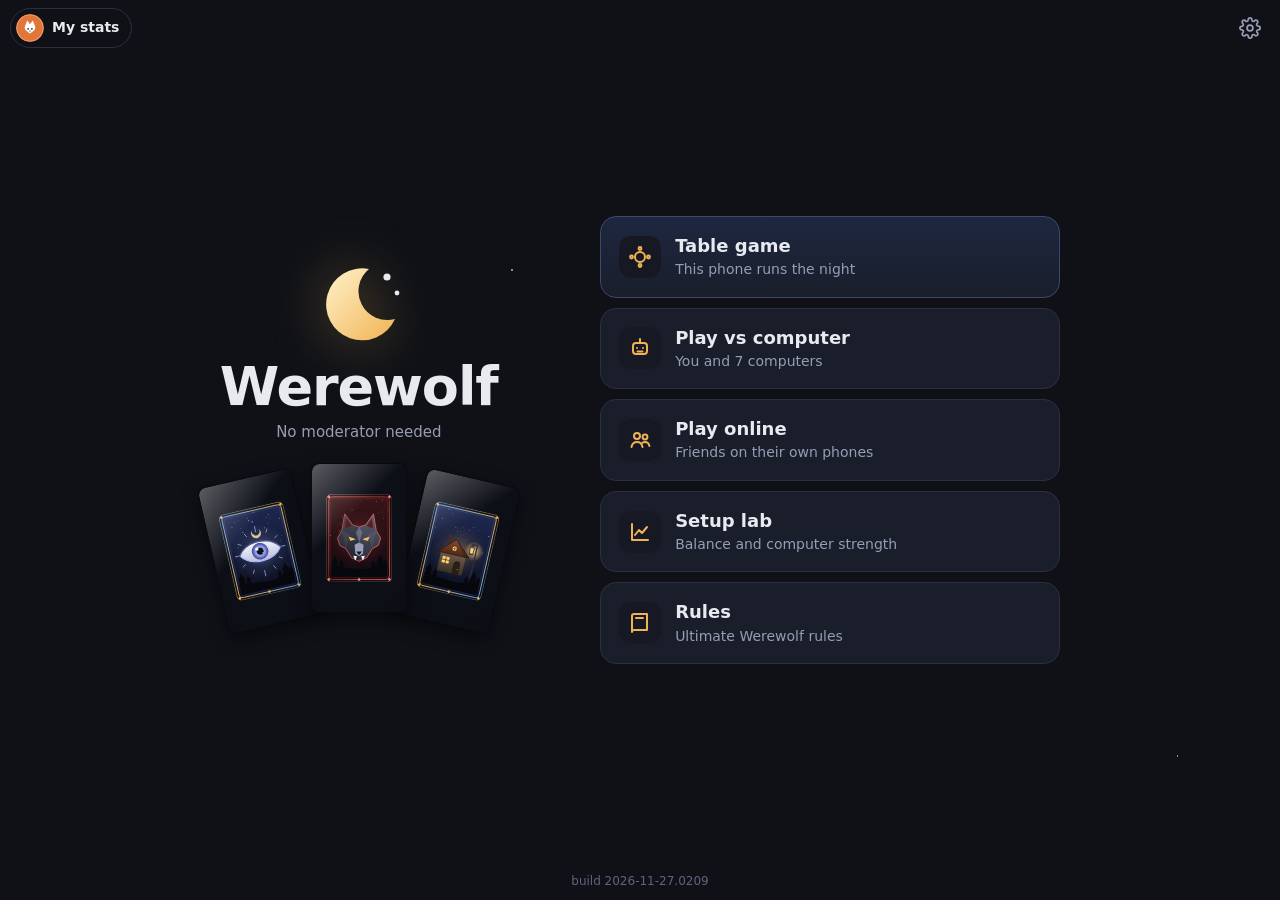
<file: index.html>
<!DOCTYPE html>
<html lang="en">
<head>
  <meta charset="UTF-8">
  <meta name="viewport" content="width=device-width, initial-scale=1, viewport-fit=cover">
  <title>Werewolf — Companion</title>
  <meta name="description" content="Werewolf / Mafia with no moderator: balanced setups, pass-the-phone cards, a spoken narrator, live wolf odds, and games against the computer.">
  <link rel="icon" type="image/svg+xml" href="icon.svg">
  <link rel="apple-touch-icon" href="apple-touch-icon.png">
  <meta name="theme-color" content="#0f1117">
  <link rel="manifest" href="manifest.webmanifest">
  <meta name="mobile-web-app-capable" content="yes">
  <meta name="apple-mobile-web-app-capable" content="yes">
  <meta name="apple-mobile-web-app-status-bar-style" content="black-translucent">
  <meta name="apple-mobile-web-app-title" content="Werewolf">
  <link rel="stylesheet" href="css/table.css?v=2026-11-27.0209">
  <link rel="stylesheet" href="css/coach.css?v=2026-11-27.0209">
  <link rel="stylesheet" href="css/profile.css?v=2026-11-27.0209">
  <link rel="stylesheet" href="styles.css?v=2026-11-27.0209">
</head>
<body>
  <div id="app" class="app"></div>
  <div id="sheet" class="sheet-wrap hidden" role="dialog" aria-modal="true"></div>
  <div id="toast" class="toast hidden" role="status" aria-live="polite"></div>
  <script src="js/build.js?v=2026-11-27.0209"></script>
  <script src="js/engine.js?v=2026-11-27.0209"></script>
  <script src="js/game-online.js?v=2026-11-27.0209"></script>
  <script src="js/setups-data.js?v=2026-11-27.0209"></script>
  <script src="js/roles-data.js?v=2026-11-27.0209"></script>
  <script src="js/art.js?v=2026-11-27.0209"></script>
  <script src="js/narrator.js?v=2026-11-27.0209"></script>
  <script src="js/fx.js?v=2026-11-27.0209"></script>
  <script src="js/game-fx.js?v=2026-11-27.0209"></script>
  <script src="js/table.js?v=2026-11-27.0209"></script>
  <script src="js/coach.js?v=2026-11-27.0209"></script>
  <script src="js/wwcoach.js?v=2026-11-27.0209"></script>
  <script src="js/profile.js?v=2026-11-27.0209"></script>
  <script src="js/wwprofile.js?v=2026-11-27.0209"></script>
  <script src="js/pwa.js?v=2026-11-27.0209" data-version="2026-11-27.0209"></script>
  <script src="js/app.js?v=2026-11-27.0209"></script>
</body>
</html>
</file>
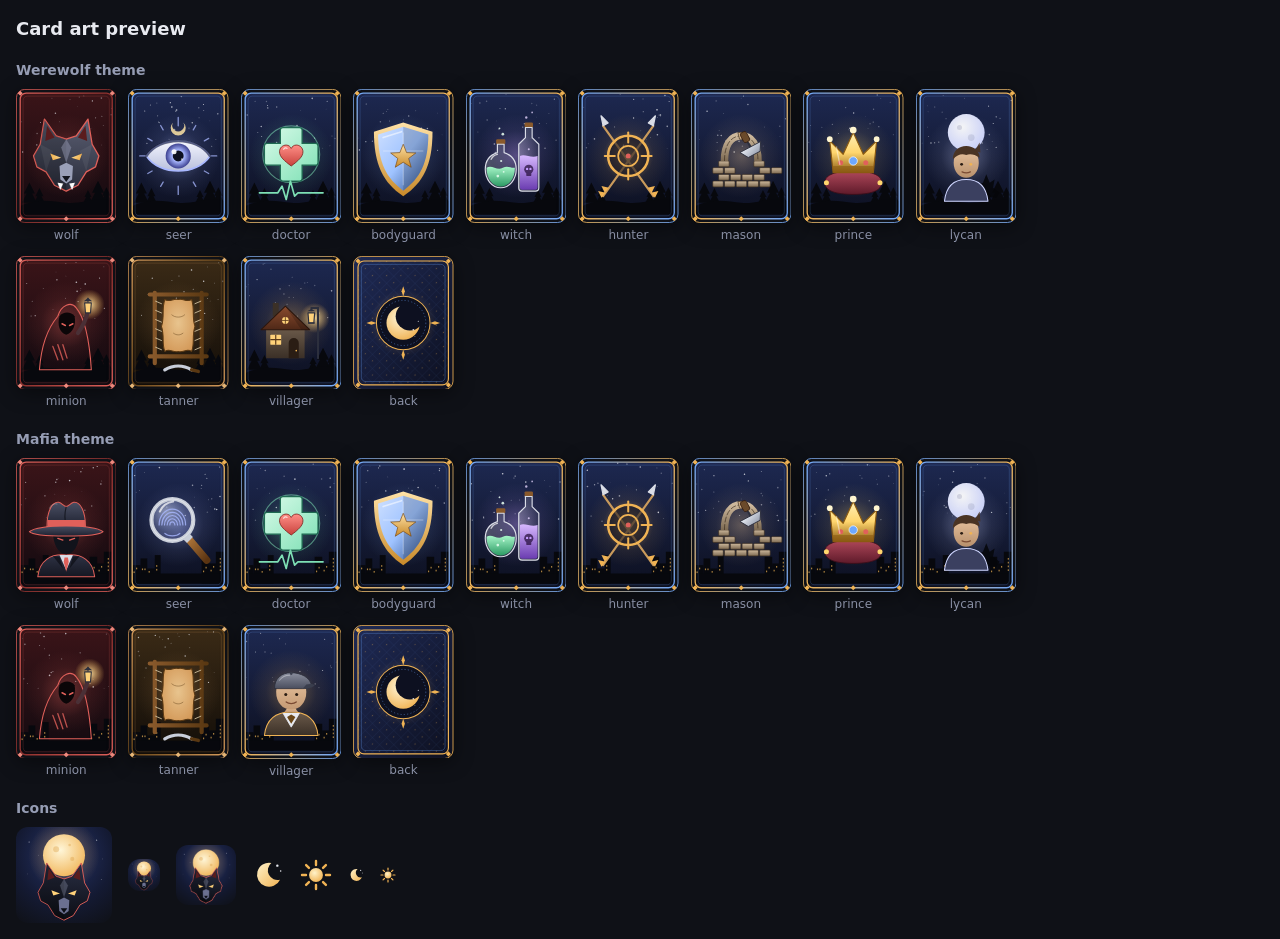
<file: art-preview.html>
<!doctype html>
<html lang="en">
<head>
<meta charset="utf-8">
<meta name="viewport" content="width=device-width, initial-scale=1">
<title>Werewolf Art Preview</title>
<link rel="icon" href="icon.svg" type="image/svg+xml">
<style>
  :root { color-scheme: dark; }
  body { margin: 0; padding: 16px; background: #0f1117; color: #e8eaf0; font: 14px/1.4 system-ui, -apple-system, "Segoe UI", sans-serif; }
  h1 { font-size: 18px; margin: 0 0 4px; }
  h2 { font-size: 14px; color: #969db4; font-weight: 600; margin: 20px 0 8px; }
  .grid { display: grid; grid-template-columns: repeat(auto-fill, minmax(100px, 1fr)); gap: 12px; max-width: 1000px; }
  figure { margin: 0; text-align: center; }
  figure svg { width: 100%; height: auto; display: block; filter: drop-shadow(0 4px 10px rgba(0,0,0,.45)); }
  figcaption { color: #969db4; font-size: 12px; margin-top: 4px; }
  .icons { display: flex; gap: 16px; align-items: center; flex-wrap: wrap; }
  .icons img { border-radius: 12px; }
</style>
</head>
<body>
<h1>Card art preview</h1>
<div id="out"></div>
<h2>Icons</h2>
<div class="icons" id="icons">
  <img src="icon.svg" width="96" height="96" alt="icon 96">
  <img src="icon.svg" width="32" height="32" alt="icon 32">
  <img src="apple-touch-icon.png" width="60" height="60" alt="apple touch icon">
</div>
<script src="js/art.js"></script>
<script>
  var keys = WWArt.ROLES;
  var out = document.getElementById("out");
  ["werewolf", "mafia"].forEach(function (theme) {
    var h = document.createElement("h2");
    h.textContent = theme === "mafia" ? "Mafia theme" : "Werewolf theme";
    out.appendChild(h);
    var g = document.createElement("div");
    g.className = "grid";
    keys.forEach(function (k) {
      g.insertAdjacentHTML("beforeend", "<figure>" + WWArt.role(k, theme, 120) + "<figcaption>" + k + "</figcaption></figure>");
    });
    g.insertAdjacentHTML("beforeend", "<figure>" + WWArt.back(120) + "<figcaption>back</figcaption></figure>");
    out.appendChild(g);
  });
  document.getElementById("icons").insertAdjacentHTML("beforeend", WWArt.moon(32) + WWArt.sun(32) + WWArt.moon(16) + WWArt.sun(16));
</script>
</body>
</html>
</file>
<file: css/table.css>
/* table.css: "real table" look for Tim's board games (game-table 1.0.0). Copy unchanged into css/table.css.
   Every colour is a CSS variable, so a game can keep its own palette. Original art only (CSS gradients + tiny SVG noise). */

:root {
  --card-w: 60px; --back: #a8262f; --ink: rgba(255, 255, 255, .3);
  --chip: #c62f2f; --spot: #f4efe3; --chip-size: 34px; --metal: #e7b93e; --metal-d: #9a6d12; --coin-size: 28px;
  --gem: #2c8f5a; --gem-size: 32px; --die: #f6f2e8; --pip: #1d1d1d; --die-size: 26px;
  --dial: #2a4f86; --deg: 0deg; --dial-size: 84px; --tok: #d8b46a; --tok-ink: #3b2a12; --tok-size: 30px;
}

/* ---------- surfaces ---------- */
.tbl-surface {
  --tbl-base: #1f6b43;
  --tbl-light: rgba(255, 244, 214, .16);
  --tbl-vig: rgba(0, 0, 0, .5);
  --tbl-tex: url("data:image/svg+xml,%3Csvg xmlns='http://www.w3.org/2000/svg' width='140' height='140'%3E%3Cfilter id='n'%3E%3CfeTurbulence type='fractalNoise' baseFrequency='.85' numOctaves='2' stitchTiles='stitch'/%3E%3CfeColorMatrix values='0 0 0 0 0 0 0 0 0 0 0 0 0 0 0 0 0 0 .55 -.1'/%3E%3C/filter%3E%3Crect width='100%25' height='100%25' filter='url(%23n)'/%3E%3C/svg%3E");
  --tbl-tex-size: 140px 140px;
  position: relative; isolation: isolate; color: #f3efe4;
  background-color: var(--tbl-base);
  background-image:
    radial-gradient(ellipse 120% 95% at 50% 42%, transparent 52%, var(--tbl-vig) 100%),
    radial-gradient(ellipse 70% 55% at 50% 38%, var(--tbl-light), transparent 75%),
    var(--tbl-tex);
  background-size: 100% 100%, 100% 100%, var(--tbl-tex-size);
}
.tbl-felt-green { --tbl-base: #1f6b43; }
.tbl-felt-blue { --tbl-base: #1d4f7a; }
.tbl-wood-dark, .tbl-wood-light {
  --tbl-base: #5a3820;
  --tbl-tex: url("data:image/svg+xml,%3Csvg xmlns='http://www.w3.org/2000/svg' width='400' height='200'%3E%3Cfilter id='w'%3E%3CfeTurbulence type='fractalNoise' baseFrequency='.004 .2' numOctaves='3' seed='7' stitchTiles='stitch'/%3E%3CfeColorMatrix values='0 0 0 0 0 0 0 0 0 0 0 0 0 0 0 0 0 0 0.8 -.3'/%3E%3C/filter%3E%3Crect width='100%25' height='100%25' filter='url(%23w)'/%3E%3C/svg%3E");
  --tbl-tex-size: 100% 200px;
  --tbl-light: rgba(255, 226, 170, .2);
}
.tbl-wood-light { --tbl-base: #c39462; --tbl-vig: rgba(40, 20, 0, .42); color: #2b1d10; }
.tbl-cloth {
  --tbl-base: #ddd3c0; --tbl-vig: rgba(40, 30, 10, .4); --tbl-light: rgba(255, 255, 255, .25); color: #2d261b;
  --tbl-tex: url("data:image/svg+xml,%3Csvg xmlns='http://www.w3.org/2000/svg' width='6' height='6'%3E%3Cpath d='M0 .5h6M.5 0v6' stroke='%23000' stroke-opacity='.045'/%3E%3Cpath d='M0 3.5h6M3.5 0v6' stroke='%23fff' stroke-opacity='.06'/%3E%3C/svg%3E");
  --tbl-tex-size: 6px 6px;
}

/* ---------- cards ---------- */
.tbl-card, .tbl-face {
  box-sizing: border-box; position: relative; flex: none;
  width: var(--card-w); aspect-ratio: var(--ratio, 63 / 88);
  border-radius: calc(var(--card-w) * .075);
  background: var(--card-paper, #fbf9f3); color: #1b1b1b;
  border: 1px solid var(--card-edge, rgba(0, 0, 0, .3));
  box-shadow: 0 1px 1px rgba(0, 0, 0, .28), 0 2px 6px rgba(0, 0, 0, .22);
  transition: box-shadow .2s ease, transform .2s ease;
}
.tbl-card::after, .tbl-face::after {
  content: ""; position: absolute; inset: 0; border-radius: inherit; pointer-events: none;
  background: linear-gradient(135deg, rgba(255, 255, 255, .32), transparent 38%, transparent 70%, rgba(0, 0, 0, .06));
}
.tbl-face { width: 100%; height: 100%; aspect-ratio: auto; position: absolute; inset: 0; }
.tbl-card.is-up, .tbl-card.is-lifted { box-shadow: 0 2px 3px rgba(0, 0, 0, .25), 0 12px 22px rgba(0, 0, 0, .38); }
.tbl-poker { --ratio: 63 / 88; } .tbl-bridge { --ratio: 57 / 89; } .tbl-mini { --ratio: 44 / 67; }
.tbl-square { --ratio: 1 / 1; } .tbl-tarot { --ratio: 70 / 120; }
.tbl-dark-edge { --card-edge: #111; }

/* flip: <div class="tbl-card tbl-flip [is-down]"><div class="tbl-inner"><div class="tbl-face">front</div><div class="tbl-face tbl-back"></div></div></div> */
.tbl-flip { background: none; border: 0; box-shadow: none; perspective: 700px; }
.tbl-flip::after { display: none; }
.tbl-inner { position: absolute; inset: 0; transform-style: preserve-3d; transition: transform .45s cubic-bezier(.3, .7, .3, 1); }
.tbl-flip.is-down .tbl-inner { transform: rotateY(180deg); }
.tbl-inner > .tbl-face { -webkit-backface-visibility: hidden; backface-visibility: hidden; }
.tbl-inner > .tbl-back { transform: rotateY(180deg); }
/* don't trust backface-visibility alone (some WebKit builds ignore it): swap faces at the 90° midpoint */
.tbl-inner > .tbl-face { transition: visibility 0s linear .225s; }
.tbl-flip:not(.is-down) .tbl-inner > .tbl-back, .tbl-flip.is-down .tbl-inner > .tbl-face:not(.tbl-back) { visibility: hidden; }
.tbl-instant, .tbl-instant * { transition: none !important; }

/* backs: .tbl-back + .tbl-lattice | .tbl-diamonds | .tbl-sunburst ; colour with --back */
.tbl-back {
  --frame: calc(var(--card-w) * .07);
  background-color: var(--back); border-color: rgba(0, 0, 0, .3); background-clip: padding-box;
  box-shadow: inset 0 0 0 var(--frame) var(--back-frame, #f7f4ec), inset 0 0 0 calc(var(--frame) + 1px) rgba(0, 0, 0, .25),
    var(--tbl-stack, 0 1px 1px rgba(0, 0, 0, .28), 0 2px 6px rgba(0, 0, 0, .22));
}
.tbl-face.tbl-back { --frame: 4px; }
.tbl-lattice { background-image: repeating-linear-gradient(45deg, var(--ink) 0 1px, transparent 1px 6px), repeating-linear-gradient(-45deg, var(--ink) 0 1px, transparent 1px 6px); }
.tbl-diamonds { background-image: repeating-conic-gradient(from 45deg, var(--ink) 0 25%, transparent 0 50%); background-size: 9px 9px; background-position: center; }
.tbl-sunburst { background-image: radial-gradient(circle at 50% 50%, var(--back) 0 13%, var(--ink) 13% 15%, transparent 15%), repeating-conic-gradient(from 0deg at 50% 50%, var(--ink) 0 5deg, transparent 5deg 12deg); }
.tbl-blue { --back: #1f4e8c; } .tbl-black { --back: #222; } .tbl-green { --back: #1d6a46; }

/* standard playing-card face (TABLE.pc) */
.tbl-pc { font-family: Georgia, "Times New Roman", serif; font-weight: 700; color: #1a1a1a; overflow: hidden; }
.tbl-pc.red { color: #c3192b; }
.tbl-idx { position: absolute; left: 6%; top: 3.5%; text-align: center; line-height: .95; font-size: calc(var(--card-w) * .21); letter-spacing: -.04em; }
.tbl-idx i { display: block; font-style: normal; font-size: .82em; }
.tbl-idx.b { left: auto; top: auto; right: 6%; bottom: 3.5%; transform: rotate(180deg); }
.tbl-pip { position: absolute; inset: 0; display: grid; place-items: center; font-size: calc(var(--card-w) * .48); line-height: 1; }
.tbl-pips { position: absolute; inset: 0; }
.tbl-pips b { position: absolute; transform: translate(-50%, -50%); font-size: calc(var(--card-w) * .2); line-height: 1; font-weight: 400; }
.tbl-pips b.r { transform: translate(-50%, -50%) rotate(180deg); }
.tbl-court {
  inset: 16% 19%; display: flex; flex-direction: column; border: 1px solid currentColor; border-radius: 2px; overflow: hidden;
  box-shadow: inset 0 0 0 2px #e9c45a, inset 0 0 0 3px #2c4f9e;
  background: linear-gradient(to bottom right, transparent calc(50% - .5px), currentColor 50%, transparent calc(50% + .5px)),
    linear-gradient(#f6e7b8, #f3d38a 48%, #e9e1cc 50%, #f3d38a 52%, #f6e7b8);
}
.tbl-court em { flex: 1; display: grid; place-items: center; font-style: normal; font-size: calc(var(--card-w) * .2); letter-spacing: -.05em; }
.tbl-court em + em { transform: rotate(180deg); }
.tbl-tilt { transform: perspective(1200px) rotateX(16deg); transform-origin: 50% 100%; }

/* ---------- decks + piles ---------- */
.tbl-deck { position: relative; display: inline-block; flex: none; }
.tbl-deck > .tbl-back { position: relative; transform: translateY(var(--tbl-rise, 0)); }
.tbl-deck.is-empty, .tbl-spot {
  width: var(--card-w, 60px); aspect-ratio: var(--ratio, 63 / 88); box-sizing: border-box;
  border: 2px dashed rgba(255, 255, 255, .35); border-radius: calc(var(--card-w, 60px) * .075); background: rgba(0, 0, 0, .08);
}
.tbl-wood-light .tbl-deck.is-empty, .tbl-cloth .tbl-deck.is-empty, .tbl-wood-light .tbl-spot, .tbl-cloth .tbl-spot { border-color: rgba(0, 0, 0, .3); }
.tbl-badge {
  position: absolute; right: -6px; bottom: -6px; z-index: 2; min-width: 20px; padding: 1px 6px; box-sizing: border-box;
  border-radius: 10px; background: #1b1b1f; color: #fff; font: 700 11px/16px system-ui, sans-serif; text-align: center;
  box-shadow: 0 1px 3px rgba(0, 0, 0, .5);
}
.tbl-pile { position: relative; display: inline-block; flex: none; width: var(--card-w, 60px); aspect-ratio: var(--ratio, 63 / 88); }
.tbl-pile > .tbl-card { position: absolute; left: 0; top: 0; transform: translate(var(--x, 0), var(--y, 0)) rotate(var(--r, 0deg)); }

/* ---------- hands ---------- */
.tbl-fan { position: relative; width: 100%; touch-action: manipulation; }
.tbl-fan > .tbl-card, .tbl-fan > .tbl-deal-in {
  position: absolute; left: 0; bottom: 0; transform-origin: 50% 100%; cursor: pointer;
  transform: translate(var(--x, 0), calc(var(--y, 0px) - var(--up, 0px))) rotate(var(--r, 0deg));
}
.tbl-fan > .is-up { --up: var(--lift, 18px); }
.tbl-fan.is-back > .tbl-card { cursor: default; }
.tbl-fan.is-across { transform: rotate(180deg); }

/* ---------- seats ---------- */
.tbl-seats { display: flex; gap: 6px; justify-content: space-around; align-items: flex-start; padding: 6px 4px; }
.tbl-seat { display: flex; flex-direction: column; align-items: center; gap: 4px; min-width: 0; flex: 1 1 0; }
.tbl-plate {
  max-width: 100%; padding: 2px 8px; border-radius: 4px; overflow: hidden; text-overflow: ellipsis; white-space: nowrap;
  font: 700 12px/18px system-ui, sans-serif; color: #f6efdc; letter-spacing: .02em;
  background: linear-gradient(#3b2a1a, #24180d); border: 1px solid #7a5a2e; box-shadow: inset 0 1px 0 rgba(255, 220, 150, .25), 0 2px 4px rgba(0, 0, 0, .4);
}
.tbl-seat.is-turn .tbl-plate { border-color: #f0c35a; box-shadow: 0 0 0 2px rgba(240, 195, 90, .45), 0 2px 4px rgba(0, 0, 0, .4); }
.tbl-seat-area { display: flex; flex-wrap: wrap; gap: 4px; justify-content: center; align-items: center; min-height: 8px; }
@media (min-width: 700px) {
  .tbl-seats.tbl-oval { position: absolute; inset: 0; display: block; padding: 0; pointer-events: none; }
  .tbl-oval > .tbl-seat { position: absolute; left: var(--sx); top: var(--sy); transform: translate(-50%, -50%); pointer-events: auto; max-width: 22%; }
}

/* ---------- objects ---------- */
.tbl-chip {
  display: inline-block; flex: none; width: var(--chip-size); height: var(--chip-size); border-radius: 50%; position: relative;
  background: radial-gradient(closest-side, var(--chip) 0 60%, var(--spot) 61% 65%, transparent 66%),
    repeating-conic-gradient(from 10deg, var(--chip) 0 30deg, var(--spot) 30deg 45deg);
  box-shadow: inset 0 -2px 3px rgba(0, 0, 0, .35), inset 0 2px 2px rgba(255, 255, 255, .35), 0 2px 3px rgba(0, 0, 0, .45);
}
.tbl-chip.v1 { --chip: #ece8de; --spot: #2a5db0; } .tbl-chip.v5 { --chip: #c62f2f; } .tbl-chip.v10 { --chip: #2a5db0; }
.tbl-chip.v25 { --chip: #23854d; } .tbl-chip.v100 { --chip: #1d1d1f; } .tbl-chip.v500 { --chip: #6b3aa0; } .tbl-chip.v1000 { --chip: #e0a526; --spot: #3a2a10; }
.tbl-stacks { display: inline-flex; gap: 3px; align-items: flex-end; }
.tbl-stack { position: relative; width: var(--chip-size); flex: none; height: calc(var(--chip-size) * .42 + var(--n, 1) * 4px); }
.tbl-stack > .tbl-chip { position: absolute; left: 0; bottom: calc(var(--i) * 4px); height: calc(var(--chip-size) * .42); z-index: 1; }
.tbl-stack > .tbl-chip::before {
  content: ""; position: absolute; left: 0; right: 0; top: 50%; height: calc(50% + 4px); z-index: -1; border-radius: 0 0 50% 50% / 0 0 100% 100%;
  background: linear-gradient(rgba(0, 0, 0, .25), rgba(0, 0, 0, .25)), repeating-linear-gradient(90deg, var(--chip) 0 16%, var(--spot) 16% 23%);
  box-shadow: inset 0 -1px 0 rgba(0, 0, 0, .45);
}
.tbl-stack > .tbl-chip:not(:last-child) { background: var(--chip); box-shadow: none; }
.tbl-stack > .tbl-chip:last-child { box-shadow: inset 0 1px 1px rgba(255, 255, 255, .3); }
.tbl-stack::after { content: ""; position: absolute; left: 4%; right: -6%; bottom: -3px; height: 8px; border-radius: 50%; background: rgba(0, 0, 0, .35); filter: blur(2px); z-index: 0; }

.tbl-coin {
  display: inline-grid; place-items: center; flex: none; width: var(--coin-size); height: var(--coin-size); border-radius: 50%;
  font: 800 calc(var(--coin-size) * .38)/1 Georgia, serif; color: var(--metal-d);
  background: radial-gradient(circle at 35% 30%, rgba(255, 255, 255, .7), transparent 32%), radial-gradient(closest-side, var(--metal) 0 74%, var(--metal-d) 76% 80%, var(--metal) 82%);
  box-shadow: inset 0 -2px 2px rgba(0, 0, 0, .3), inset 0 1px 1px rgba(255, 255, 255, .7), 0 1px 1px rgba(0, 0, 0, .5), 0 3px 5px rgba(0, 0, 0, .3);
}
.tbl-coin.silver { --metal: #d5d8dd; --metal-d: #7b818a; } .tbl-coin.copper { --metal: #d0864f; --metal-d: #7f4320; }
.tbl-gem {
  display: inline-block; flex: none; position: relative; width: var(--gem-size); height: var(--gem-size); border-radius: 50%;
  background: radial-gradient(closest-side, #f2eee4 0 82%, #bdb6a5 84%);
  box-shadow: inset 0 -2px 3px rgba(0, 0, 0, .3), 0 2px 3px rgba(0, 0, 0, .45);
}
.tbl-gem::after {
  content: ""; position: absolute; inset: 20%; clip-path: polygon(50% 0, 93% 25%, 93% 75%, 50% 100%, 7% 75%, 7% 25%);
  background: linear-gradient(150deg, rgba(255, 255, 255, .7) 0 18%, transparent 19%), conic-gradient(from 30deg, var(--gem), rgba(0, 0, 0, .35) 60deg, var(--gem) 120deg, rgba(255, 255, 255, .35) 180deg, var(--gem) 240deg, rgba(0, 0, 0, .25) 300deg, var(--gem)), var(--gem);
}
.tbl-cube {
  display: inline-block; flex: none; width: var(--size, 16px); height: var(--size, 16px); border-radius: 2px; background: var(--piece, #c0392b);
  background-image: linear-gradient(135deg, rgba(255, 255, 255, .28), transparent 60%);
  box-shadow: inset -2px -2px 0 rgba(0, 0, 0, .28), inset 1px 1px 0 rgba(255, 255, 255, .3), 2px 3px 3px rgba(0, 0, 0, .4);
}
.tbl-meeple, .tbl-pawn {
  display: inline-block; flex: none; position: relative; width: var(--size, 26px); height: var(--size, 26px); filter: drop-shadow(1px 3px 2px rgba(0, 0, 0, .45));
}
.tbl-meeple::before, .tbl-pawn::before {
  content: ""; position: absolute; inset: 0; background: linear-gradient(120deg, rgba(255, 255, 255, .35), transparent 45%, rgba(0, 0, 0, .25)), var(--piece, #2f6fd1);
  -webkit-mask: var(--shape) center / contain no-repeat; mask: var(--shape) center / contain no-repeat;
}
.tbl-meeple { --shape: url("data:image/svg+xml,%3Csvg xmlns='http://www.w3.org/2000/svg' viewBox='0 0 100 100'%3E%3Cpath d='M50 6c10 0 16 7 16 16 0 5-2 9-5 12 12 2 27 6 33 12 5 5 1 11-6 12l-16 2 12 32c2 5-1 8-6 8H63L50 74 37 100H22c-5 0-8-3-6-8l12-32-16-2c-7-1-11-7-6-12 6-6 21-10 33-12-3-3-5-7-5-12 0-9 6-16 16-16z'/%3E%3C/svg%3E"); }
.tbl-pawn { --shape: url("data:image/svg+xml,%3Csvg xmlns='http://www.w3.org/2000/svg' viewBox='0 0 100 100'%3E%3Cpath d='M50 4a15 15 0 0 1 9 27c6 3 9 7 9 11H58c1 15 6 30 16 40 6 2 8 6 8 10v4H18v-4c0-4 2-8 8-10 10-10 15-25 16-40H32c0-4 3-8 9-11A15 15 0 0 1 50 4z'/%3E%3C/svg%3E"); }
.tbl-die {
  display: inline-grid; flex: none; grid-template: repeat(3, 1fr) / repeat(3, 1fr); padding: calc(var(--die-size) * .14); box-sizing: border-box;
  width: var(--die-size); height: var(--die-size); border-radius: 20%;
  background: radial-gradient(circle at 30% 25%, rgba(255, 255, 255, .9), transparent 45%), var(--die);
  box-shadow: inset -2px -3px 3px rgba(0, 0, 0, .22), inset 2px 2px 2px rgba(255, 255, 255, .8), 2px 4px 5px rgba(0, 0, 0, .45);
}
.tbl-die > i { width: 76%; aspect-ratio: 1; place-self: center; border-radius: 50%; background: var(--pip); box-shadow: inset 0 1px 1px rgba(0, 0, 0, .6), 0 1px 0 rgba(255, 255, 255, .5); }
.tbl-die.red { --die: #c8262f; --pip: #fff; } .tbl-die.black { --die: #222; --pip: #fff; }
.tbl-dial {
  display: inline-block; flex: none; position: relative; width: var(--dial-size); height: var(--dial-size); border-radius: 50%;
  background: repeating-conic-gradient(rgba(255, 255, 255, .5) 0 1.5deg, transparent 1.5deg 15deg), radial-gradient(closest-side, #e9e4d6 0 70%, var(--dial) 72%);
  box-shadow: inset 0 -3px 4px rgba(0, 0, 0, .35), 0 3px 6px rgba(0, 0, 0, .45);
}
.tbl-dial::after {
  content: ""; position: absolute; left: calc(50% - 3px); top: 12%; width: 6px; height: 38%; border-radius: 3px; background: #b3262e;
  transform-origin: 50% 100%; transform: rotate(var(--deg)); box-shadow: 0 0 0 4px rgba(0, 0, 0, 0), 1px 2px 2px rgba(0, 0, 0, .4);
}
.tbl-token {
  display: inline-grid; place-items: center; flex: none; width: var(--tok-size); height: var(--tok-size); border-radius: 50%;
  font: 800 calc(var(--tok-size) * .4)/1 system-ui, sans-serif; color: var(--tok-ink);
  background: radial-gradient(closest-side, var(--tok) 0 76%, var(--tok-ink) 78% 81%, var(--tok) 83%);
  box-shadow: 0 2px 0 rgba(0, 0, 0, .3), 0 3px 0 #5d4a2a, 0 4px 5px rgba(0, 0, 0, .4);
}
.tbl-marker {
  display: inline-block; flex: none; width: var(--size, 18px); height: var(--size, 18px); border-radius: 50%;
  background: radial-gradient(circle at 35% 30%, rgba(255, 255, 255, .45), transparent 50%), var(--piece, #e2c044);
  box-shadow: inset 0 -1px 2px rgba(0, 0, 0, .3), 0 3px 0 rgba(0, 0, 0, .35), 1px 4px 4px rgba(0, 0, 0, .35);
}

@media (prefers-reduced-motion: reduce) {
  .tbl-card, .tbl-face, .tbl-inner, .tbl-fan > * { transition: none !important; }
}
</file>
<file: css/coach.css>
/* coach.css: guided first game + rules sheet (game-coach 1.2.0). Copy unchanged into css/coach.css.
   Looks like paper on the table: a cream note card for the coach, a printed rulebook sheet for the rules.
   Theme with the variables below (set them on :root in the game's own css). Original look only. */
:root {
  --coach-paper: #fbf6e9;
  --coach-paper-2: #f2ead6;
  --coach-ink: #2b2519;
  --coach-muted: #6d6452;
  --coach-line: #d9ceb4;
  --coach-accent: var(--accent, #2f6fdb);
  --coach-accent-ink: #fff;
  --coach-dim: rgba(6, 8, 12, .58);
  --coach-z: 60;
  /* --coach-offer-bottom: the offer card's gap from the bottom (set it above a bottom tab bar) */
  /* --coach-offer-top: its gap from the top with COACH.offer({ place: 'top' | 'auto' }) (default 10px) */
  /* --coach-link: link colour inside the rules sheet (default dark ink-blue #2a4f9e) */
  --coach-font: inherit;
}

/* ---------------------------------------------------------------- tour layer */
.coach-layer { position: fixed; inset: 0; z-index: var(--coach-z); pointer-events: none; font-family: var(--coach-font); }
.coach-layer.coach-off { display: none; }
/* four panels dim everything around the hole; taps pass through unless the step blocks them */
.coach-block { position: fixed; background: var(--coach-dim); pointer-events: none; }
.coach-blocking .coach-block { pointer-events: auto; }
.coach-ring { position: fixed; border-radius: 10px; pointer-events: none;
  box-shadow: 0 0 0 3px var(--coach-accent), 0 0 0 7px color-mix(in srgb, var(--coach-accent) 30%, transparent), 0 0 22px 4px color-mix(in srgb, var(--coach-accent) 45%, transparent);
  animation: coach-glow 1.6s ease-in-out infinite; }
@keyframes coach-glow { 50% { box-shadow: 0 0 0 3px var(--coach-accent), 0 0 0 10px color-mix(in srgb, var(--coach-accent) 18%, transparent), 0 0 30px 8px color-mix(in srgb, var(--coach-accent) 35%, transparent); } }

/* the note card: cream paper, a little tilt-free shadow like a card lying on the table */
.coach-bubble, .coach-offer {
  position: fixed; pointer-events: auto; box-sizing: border-box; overflow-y: auto; overscroll-behavior: contain;
  background: linear-gradient(180deg, var(--coach-paper), var(--coach-paper-2)); color: var(--coach-ink);
  border: 1px solid var(--coach-line); border-radius: 12px; padding: 12px 13px 10px;
  box-shadow: 0 1px 0 rgba(255,255,255,.7) inset, 0 10px 28px rgba(0,0,0,.45), 0 2px 6px rgba(0,0,0,.3);
  font-size: 15px; line-height: 1.42; -webkit-text-size-adjust: 100%;
}
/* a note squeezed by a big target keeps its title and buttons; only the text scrolls */
.coach-bubble { display: flex; flex-direction: column; }
.coach-bubble > .coach-title, .coach-bubble > .coach-row { flex-shrink: 0; }
.coach-bubble > .coach-text { flex: 0 1 auto; min-height: 0; overflow-y: auto; overscroll-behavior: contain; }
.coach-bubble > .coach-text > :last-child { margin-bottom: 0; }
.coach-title { display: block; font-size: 16px; margin: 0 0 3px; }
.coach-text { margin: 0 0 9px; }
.coach-text p { margin: 0 0 6px; }
.coach-text b, .coach-text strong { color: inherit; }
.coach-row { display: flex; align-items: center; gap: 8px; }
.coach-count { flex: 1; font-size: 12.5px; color: var(--coach-muted); font-variant-numeric: tabular-nums; }
.coach-offer .coach-row { justify-content: flex-end; }
.coach-btn { min-height: 38px; padding: 0 14px; border-radius: 9px; border: 1px solid var(--coach-line); background: #fff; color: var(--coach-ink);
  font: inherit; font-size: 14.5px; font-weight: 600; cursor: pointer; -webkit-tap-highlight-color: transparent; touch-action: manipulation; }
.coach-btn.primary { background: var(--coach-accent); border-color: var(--coach-accent); color: var(--coach-accent-ink); }
.coach-btn.ghost { background: transparent; border-color: transparent; color: var(--coach-muted); padding: 0 8px; }
.coach-btn:active { transform: scale(.97); }
.coach-btn:focus-visible, .coach-x:focus-visible, .coach-rules-nav button:focus-visible { outline: 2px solid var(--coach-accent); outline-offset: 2px; }

.coach-bubble.enter, .coach-offer.enter { animation: coach-in .22s ease-out; }
@keyframes coach-in { from { opacity: 0; transform: translateY(6px) scale(.98); } }
.coach-bubble.nudge { animation: coach-nudge .32s ease-in-out; }
@keyframes coach-nudge { 25% { transform: translateX(-5px); } 75% { transform: translateX(5px); } }

/* "first time here?" card: bottom centre, above the game, never a full-screen wall */
.coach-offer { left: 50%; transform: translateX(-50%); bottom: calc(var(--coach-offer-bottom, 14px) + env(safe-area-inset-bottom)); width: min(360px, calc(100vw - 16px));
  z-index: calc(var(--coach-z) - 2); }
.coach-offer.enter { animation: coach-offer-in .25s ease-out; }
@keyframes coach-offer-in { from { opacity: 0; transform: translate(-50%, 10px); } }

/* ---------------------------------------------------------------- rules sheet (a printed rulebook page) */
.coach-rules-back { position: fixed; inset: 0; z-index: calc(var(--coach-z) + 5); background: rgba(0,0,0,.55);
  display: flex; align-items: flex-end; justify-content: center; font-family: var(--coach-font); }
.coach-rules { box-sizing: border-box; width: 100%; max-width: 640px; height: min(92dvh, 900px); display: flex; flex-direction: column;
  background: linear-gradient(180deg, var(--coach-paper), var(--coach-paper-2)); color: var(--coach-ink);
  border-radius: 16px 16px 0 0; box-shadow: 0 -8px 30px rgba(0,0,0,.45); overflow: hidden; }
.coach-rules-back.enter .coach-rules { animation: coach-up .24s ease-out; }
@keyframes coach-up { from { transform: translateY(24px); opacity: .4; } }
.coach-rules-head { display: flex; align-items: center; gap: 8px; padding: 12px 10px 6px 16px; }
.coach-rules-head b { flex: 1; font-size: 18px; letter-spacing: .01em; }
.coach-x { width: 40px; height: 40px; border-radius: 50%; border: 1px solid var(--coach-line); background: #fff; color: var(--coach-ink);
  font-size: 22px; line-height: 1; cursor: pointer; touch-action: manipulation; }
/* the tabs wrap onto a second row on a phone: every section shows, nothing scrolls sideways */
.coach-rules-nav { display: flex; flex-wrap: wrap; gap: 6px; row-gap: 6px; padding: 4px 12px 8px; overflow-x: visible; scrollbar-width: none; border-bottom: 1px solid var(--coach-line); flex-shrink: 0; }
.coach-rules-nav::-webkit-scrollbar { display: none; }
.coach-rules-nav button { flex: 0 0 auto; min-height: 34px; padding: 0 12px; border-radius: 17px; border: 1px solid var(--coach-line); background: rgba(255,255,255,.65);
  color: var(--coach-ink); font: inherit; font-size: 13.5px; font-weight: 600; cursor: pointer; touch-action: manipulation; }
.coach-rules-nav button[aria-current="true"] { background: var(--coach-ink); border-color: var(--coach-ink); color: var(--coach-paper); }
.coach-rules-body { position: relative; flex: 1; min-height: 0; overflow-y: auto; overscroll-behavior: contain; -webkit-overflow-scrolling: touch;
  padding: 6px 18px calc(18px + env(safe-area-inset-bottom)); font-size: 15.5px; line-height: 1.5; outline: none; }
.coach-rules-body section { padding: 8px 0 6px; border-bottom: 1px dashed var(--coach-line); }
.coach-rules-body section:last-of-type { border-bottom: 0; }
.coach-rules-body h3 { margin: 6px 0 6px; font-size: 17px; }
.coach-rules-body h4 { margin: 10px 0 4px; font-size: 15.5px; }
.coach-rules-body p { margin: 0 0 8px; }
.coach-rules-body ul, .coach-rules-body ol { margin: 0 0 8px; padding-left: 22px; }
.coach-rules-body li { margin: 2px 0; }
.coach-rules-body table { border-collapse: collapse; margin: 4px 0 10px; font-size: 14.5px; }
.coach-rules-body td, .coach-rules-body th { border: 1px solid var(--coach-line); padding: 4px 8px; text-align: left; vertical-align: top; }
.coach-rules-body .tip { display: block; background: rgba(255,255,255,.6); border-left: 3px solid var(--coach-accent); padding: 6px 10px; border-radius: 0 8px 8px 0; margin: 4px 0 10px; font-size: 14.5px; }
/* links: dark ink-blue on the cream paper (the sites' own link colour is light and unreadable here). Low
   specificity on purpose: it beats a site-wide `a { color }`, and a game's own rule
   (`.coach-rules-body a`, `.vids a`) still wins. */
.coach-rules-body :where(a, a:link, a:visited) { color: var(--coach-link, #2a4f9e); text-decoration: underline; text-underline-offset: 2px; }
.coach-rules-body :where(a):focus-visible { outline: 2px solid var(--coach-link, #2a4f9e); outline-offset: 2px; border-radius: 3px; }
.coach-rules-body .coach-vids { list-style: none; padding-left: 0; }
.coach-rules-body .coach-vids li { margin: 0 0 8px; }
.coach-rules-body .coach-vids a { font-weight: 600; }
.coach-vid-ch { display: block; color: var(--coach-muted); font-size: 13.5px; }
.coach-rules-intro { color: var(--coach-muted); margin: 6px 0 4px !important; }
.coach-rules-foot { color: var(--coach-muted); font-size: 13px; margin-top: 12px !important; }
/* laptop: a centred page instead of a bottom sheet */
@media (min-width: 760px) and (min-height: 520px) {
  .coach-rules-back { align-items: center; }
  .coach-rules { border-radius: 14px; height: min(86vh, 860px); box-shadow: 0 16px 50px rgba(0,0,0,.55); }
  .coach-rules-body { padding: 8px 26px 22px; }
}

/* ---------------------------------------------------------------- motion off */
.coach-still .coach-ring, .coach-still .coach-bubble { animation: none !important; }
@media (prefers-reduced-motion: reduce) {
  .coach-ring, .coach-bubble, .coach-offer, .coach-rules-back .coach-rules { animation: none !important; }
}
</file>
<file: css/profile.css>
/* profile.css: the "My stats" panel + achievement banner for game-profile (profile.js).
   Copy unchanged into css/profile.css. Colours come from the game's own variables when it has them
   (--card, --line, --text, --muted, --accent, --good, --bad), so the panel matches each game. */

.pf-ov {
  position: fixed; inset: 0; z-index: 900; display: flex; align-items: flex-end; justify-content: center;
  background: rgba(0, 0, 0, .55); -webkit-tap-highlight-color: transparent;
  padding: 0 0 env(safe-area-inset-bottom, 0);
  animation: pf-fade .18s ease;
}
@keyframes pf-fade { from { opacity: 0; } }
@keyframes pf-up { from { transform: translateY(24px); opacity: .4; } }
.pf-panel {
  --pf-card: var(--card, #1a1e2b); --pf-line: var(--line, #2a3042); --pf-text: var(--text, #e8eaf0);
  --pf-muted: var(--muted, #969db4); --pf-acc: var(--accent, #6ea8fe); --pf-good: var(--good, #6ee7a8); --pf-bad: var(--bad, #f08c8c);
  /* fixed height: switching tabs or editing never makes the panel jump */
  box-sizing: border-box; width: 100%; max-width: 480px; height: min(82vh, 600px); height: min(82dvh, 600px);
  display: flex; flex-direction: column; overflow: hidden;
  background: var(--pf-card); color: var(--pf-text); border: 1px solid var(--pf-line); border-bottom: 0;
  border-radius: 16px 16px 0 0; box-shadow: 0 -10px 40px rgba(0, 0, 0, .45);
  font: 15px/1.3 system-ui, -apple-system, "Segoe UI", Roboto, sans-serif;
  animation: pf-up .22s cubic-bezier(.3, .7, .3, 1);
}
.pf-panel *, .pf-panel *::before, .pf-panel *::after { box-sizing: border-box; }
.pf-panel button { font: inherit; color: inherit; }

/* head: who you are, Elo, close */
.pf-head {
  flex: none; display: flex; align-items: center; gap: 10px; padding: 12px 12px 10px 12px;
  border-bottom: 1px solid var(--pf-line);
  background: linear-gradient(180deg, rgba(255, 255, 255, .04), transparent);
}
.pf-me { display: flex; align-items: center; gap: 10px; min-width: 0; flex: 1; padding: 2px; border: 0; background: none; cursor: pointer; text-align: left; border-radius: 10px; }
.pf-me:active { transform: scale(.98); }
.pf-av { flex: none; display: block; border-radius: 50%; }
.pf-who { display: flex; flex-direction: column; min-width: 0; }
.pf-who b { font-size: 18px; white-space: nowrap; overflow: hidden; text-overflow: ellipsis; }
.pf-who small { color: var(--pf-acc); font-size: 12.5px; }
.pf-elo { flex: none; display: flex; flex-direction: column; align-items: center; line-height: 1.1; padding: 0 4px; }
.pf-elo b { font-size: 24px; font-variant-numeric: tabular-nums; }
.pf-elo small { color: var(--pf-muted); font-size: 11.5px; }
.pf-x { flex: none; width: 44px; height: 44px; display: grid; place-items: center; border: 0; border-radius: 50%; background: rgba(255, 255, 255, .06); cursor: pointer; color: var(--pf-muted); }
.pf-x:hover { color: var(--pf-text); }

/* totals row */
.pf-nums { flex: none; display: grid; grid-template-columns: repeat(6, 1fr); gap: 2px; padding: 10px 8px 8px; text-align: center; }
.pf-nums > div { display: flex; flex-direction: column; min-width: 0; }
.pf-nums b { font-size: 20px; font-variant-numeric: tabular-nums; }
.pf-nums small { color: var(--pf-muted); font-size: 11.5px; white-space: nowrap; overflow: hidden; text-overflow: ellipsis; }
.pf-nums5 { grid-template-columns: repeat(5, 1fr); }
.pf-nums2 { grid-template-columns: repeat(2, 1fr); padding: 6px 0; }

/* tabs (phone) */
.pf-tabs { flex: none; display: flex; gap: 4px; padding: 0 10px 8px; }
.pf-tabs button { flex: 1; min-height: 38px; border: 1px solid var(--pf-line); border-radius: 9px; background: transparent; color: var(--pf-muted); cursor: pointer; font-size: 14px; }
.pf-tabs button[aria-selected="true"] { background: rgba(110, 168, 254, .14); border-color: var(--pf-acc); color: var(--pf-text); }

.pf-body { flex: 1 1 auto; min-height: 0; overflow-y: auto; overscroll-behavior: contain; padding: 0 12px 14px; -webkit-overflow-scrolling: touch; }
.pf-sec { display: none; }
.pf-body[data-show="levels"] [data-sec="levels"], .pf-body[data-show="awards"] [data-sec="awards"], .pf-body[data-show="daily"] [data-sec="daily"] { display: block; }
.pf-sec h4 { margin: 6px 0 6px; font-size: 13px; font-weight: 600; text-transform: uppercase; letter-spacing: .04em; color: var(--pf-muted); display: flex; justify-content: space-between; }
.pf-n { text-transform: none; letter-spacing: 0; color: var(--pf-text); }

/* level table */
.pf-tbl { width: 100%; border-collapse: collapse; font-variant-numeric: tabular-nums; }
.pf-tbl th { font-size: 11.5px; font-weight: 500; color: var(--pf-muted); text-align: center; padding: 2px 4px 4px; }
.pf-tbl th:first-child, .pf-tbl td:first-child { text-align: left; }
.pf-tbl td { text-align: center; padding: 7px 4px; border-top: 1px solid var(--pf-line); font-size: 15px; }
.pf-tbl td:first-child b { font-weight: 600; }
.pf-tbl td:first-child small { margin-left: 6px; color: var(--pf-muted); font-size: 11.5px; }
.pf-tbl td:last-child { font-weight: 600; }
.pf-modes td { text-align: left; }

/* achievements */
.pf-aw { display: grid; grid-template-columns: 1fr; gap: 6px; }
.pf-a { display: flex; align-items: center; gap: 8px; padding: 6px 8px; border-radius: 10px; background: rgba(255, 255, 255, .03); }
.pf-a svg { flex: none; }
.pf-a span { display: flex; flex-direction: column; min-width: 0; }
.pf-a b { font-size: 14.5px; font-weight: 600; }
.pf-a small { color: var(--pf-muted); font-size: 12.5px; }
.pf-a:not(.on) b { color: var(--pf-muted); }

/* daily */
.pf-day { display: flex; align-items: center; justify-content: space-between; gap: 10px; padding: 4px 0 6px; }
.pf-today { display: flex; flex-direction: column; }
.pf-today small { color: var(--pf-muted); font-size: 12px; }
.pf-today b { font-size: 18px; }
.pf-strip { display: grid; grid-template-columns: repeat(14, 1fr); gap: 4px; padding-top: 6px; }
.pf-dd { display: block; aspect-ratio: 1; max-height: 22px; border-radius: 5px; background: rgba(255, 255, 255, .07); }
.pf-dd.r-w { background: var(--pf-good); } .pf-dd.r-l { background: var(--pf-bad); } .pf-dd.r-d, .pf-dd.r-p { background: var(--pf-acc); }

/* buttons */
.pf-btn { min-height: 40px; padding: 6px 14px; border-radius: 10px; border: 1px solid var(--pf-line); background: rgba(255, 255, 255, .05); cursor: pointer; font-size: 14.5px; }
.pf-btn.pri { background: var(--pf-acc); border-color: var(--pf-acc); color: #0d1424; font-weight: 600; }
.pf-btn:disabled { opacity: .45; cursor: default; }
.pf-btn:active:not(:disabled) { transform: scale(.97); }

/* edit name + picture */
.pf-edit { flex: 1 1 auto; min-height: 0; overflow-y: auto; padding: 10px 12px 14px; display: flex; flex-direction: column; gap: 8px; }
.pf-lab { font-size: 12.5px; color: var(--pf-muted); }
.pf-edit input[type="text"] { width: 100%; min-height: 44px; padding: 8px 12px; border-radius: 10px; border: 1px solid var(--pf-line); background: rgba(0, 0, 0, .25); color: var(--pf-text); font: inherit; font-size: 16px; }
.pf-pick { display: grid; grid-template-columns: repeat(8, 1fr); gap: 6px; }
.pf-pick button { padding: 3px; border: 2px solid transparent; border-radius: 50%; background: none; cursor: pointer; aspect-ratio: 1; display: grid; place-items: center; }
.pf-pick button .pf-av { width: 100%; height: auto; }
.pf-pick button[aria-checked="true"] { border-color: var(--pf-acc); }
.pf-row { display: flex; gap: 8px; padding-top: 4px; }
.pf-row .pri { margin-left: auto; }
.pf-msg { min-height: 18px; font-size: 13px; color: var(--pf-muted); }

/* achievement banner (top of the screen, never moves the page) */
.pf-banner {
  position: fixed; left: 50%; top: calc(10px + env(safe-area-inset-top, 0)); z-index: 950; transform: translateX(-50%);
  display: flex; align-items: center; gap: 10px; padding: 8px 16px 8px 10px; max-width: calc(100vw - 24px);
  border-radius: 14px; background: var(--card, #1a1e2b); color: var(--text, #e8eaf0); border: 1px solid #9c7414;
  box-shadow: 0 8px 28px rgba(0, 0, 0, .5); font: 600 15px/1.25 system-ui, -apple-system, "Segoe UI", Roboto, sans-serif;
  pointer-events: none; animation: pf-drop .3s cubic-bezier(.3, .7, .3, 1.2);
  transition: opacity .35s, transform .35s;
}
.pf-banner span { display: flex; flex-direction: column; min-width: 0; }
.pf-banner small { font: 500 11.5px/1.2 system-ui, sans-serif; color: #e8b53a; text-transform: uppercase; letter-spacing: .05em; }
.pf-banner em { font-style: normal; font-weight: 500; color: #cdbb98; }
.pf-banner.out { opacity: 0; transform: translate(-50%, -12px); }
@keyframes pf-drop { from { transform: translate(-50%, -24px); opacity: 0; } }

/* the button a game puts in its UI: <button class="pf-open">… */
.pf-open { display: inline-flex; align-items: center; gap: 6px; cursor: pointer; }
.pf-open .pf-av { width: 28px; height: 28px; }

/* laptop: a centred card, the three sections side by side, no tabs */
@media (min-width: 900px) and (min-height: 520px) {
  .pf-ov { align-items: center; padding: 24px; }
  .pf-panel { max-width: 920px; height: auto; min-height: min(86vh, 440px); max-height: min(86vh, 620px); border-bottom: 1px solid var(--pf-line); border-radius: 16px; }
  .pf-head { padding: 14px 16px 12px; }
  .pf-nums { padding: 12px 16px 10px; }
  .pf-nums b { font-size: 24px; }
  .pf-tabs { display: none; }
  .pf-body { display: grid; grid-template-columns: 1.15fr 1fr; gap: 0 22px; padding: 0 16px 16px; }
  .pf-body:has(> [data-sec="daily"]) { grid-template-columns: 1.15fr 1fr .85fr; }
  .pf-body .pf-sec { display: block; min-width: 0; }
  .pf-pick { grid-template-columns: repeat(16, 1fr); }
  .pf-edit { padding: 14px 16px 16px; }
}
/* phone on its side: little height, so use the width */
@media (max-height: 519px) and (orientation: landscape) {
  .pf-ov { align-items: center; padding: 8px; }
  .pf-panel { max-width: 760px; height: calc(100vh - 16px); height: calc(100dvh - 16px); border-radius: 14px; border-bottom: 1px solid var(--pf-line); }
  .pf-head { padding: 6px 10px; }
  .pf-head .pf-av { width: 36px; height: 36px; }
  .pf-nums { padding: 4px 8px; }
  .pf-nums b { font-size: 17px; }
  .pf-tabs { padding-bottom: 4px; }
  .pf-tabs button { min-height: 32px; }
  .pf-tbl td { padding: 4px; }
  .pf-pick { grid-template-columns: repeat(16, 1fr); }
}
@media (prefers-reduced-motion: reduce) { .pf-ov, .pf-panel, .pf-banner { animation: none; } }
</file>
<file: styles.css>
/* Werewolf companion — Hub look (dark slate, blue + gold), phone first. */
:root {
  --bg: #0f1117;
  --bg-soft: #161923;
  --card: #1a1e2b;
  --card-2: #212636;
  --line: #2a3042;
  --text: #e8eaf0;
  --muted: #969db4;
  --accent: #6ea8fe;
  --warm: #f0b354;
  --wolf: #e0605a;
  --good: #4cc38a;
  --night: #0a0d1a;
  --r: 12px;
  --tap: 44px;
  --shadow: 0 1px 2px rgba(0,0,0,.4), 0 8px 24px rgba(0,0,0,.28);
}
* { box-sizing: border-box; }
html, body { height: 100%; margin: 0; overflow: hidden; overscroll-behavior: none; }
body {
  position: fixed; inset: 0;
  background: var(--bg); color: var(--text);
  font: 16px/1.4 system-ui, -apple-system, "Segoe UI", Roboto, sans-serif;
  -webkit-font-smoothing: antialiased;
  touch-action: manipulation; -webkit-text-size-adjust: 100%;
  overflow-x: clip;
}
button, input, select { font: inherit; color: inherit; }
button { cursor: pointer; -webkit-tap-highlight-color: transparent; }
.hidden { display: none !important; }
.muted { color: var(--muted); }
.sr { position: absolute; width: 1px; height: 1px; overflow: hidden; clip: rect(0 0 0 0); }

/* ---------- app frame ---------- */
.app { position: fixed; inset: 0; display: flex; flex-direction: column; height: 100dvh;
  padding: env(safe-area-inset-top) env(safe-area-inset-right) 0 env(safe-area-inset-left); }
.top { flex: 0 0 auto; display: flex; align-items: center; gap: 8px; height: 52px; padding: 0 12px; border-bottom: 1px solid var(--line); background: var(--bg); position: relative; z-index: 2; }
.top h1 { font-size: 18px; margin: 0; font-weight: 700; letter-spacing: -.01em; white-space: nowrap; overflow: hidden; text-overflow: ellipsis; }
.top .sub { font-size: 13px; color: var(--muted); white-space: nowrap; }
.top .grow { flex: 1 1 auto; min-width: 0; display: flex; align-items: baseline; gap: 8px; }
.icon-btn { width: 40px; height: 40px; border-radius: 10px; border: 1px solid transparent; background: transparent; display: inline-flex; align-items: center; justify-content: center; color: var(--muted); flex: 0 0 auto; }
.icon-btn:hover { background: var(--card); color: var(--text); }
.icon-btn:active { transform: scale(.94); }
.icon-btn:disabled { opacity: .3; pointer-events: none; }
.icon-btn svg { width: 22px; height: 22px; }
.main { flex: 1 1 auto; min-height: 0; display: flex; position: relative; }
.pane { flex: 1 1 auto; min-width: 0; min-height: 0; display: flex; flex-direction: column; }
.scroll { overflow-y: auto; -webkit-overflow-scrolling: touch; overscroll-behavior: contain; }
.pad { padding: 12px 14px; }
.side { display: none; }
.tabbar { flex: 0 0 auto; display: flex; border-top: 1px solid var(--line); background: var(--bg-soft); padding-bottom: env(safe-area-inset-bottom); }
.tabbar button { flex: 1; height: 54px; border: 0; background: transparent; color: var(--muted); font-size: 12px; font-weight: 600; display: flex; flex-direction: column; align-items: center; justify-content: center; gap: 3px; }
.tabbar button svg { width: 22px; height: 22px; }
.tabbar button.sel { color: var(--accent); }

@media (min-width: 900px) {
  .side { display: flex; flex-direction: column; flex: 0 0 340px; border-left: 1px solid var(--line); background: var(--bg-soft); min-height: 0; }
  .tabbar.game-tabs { display: none; }
  .wide-only { display: initial; }
  .main.center > .pane { max-width: 1180px; margin: 0 auto; }
}
@media (max-width: 899px) { .wide-only { display: none !important; } }

/* ---------- buttons & controls ---------- */
.btn { min-height: var(--tap); padding: 10px 16px; border-radius: 12px; border: 1px solid var(--line); background: var(--card); font-weight: 600; transition: transform .08s, background .15s, border-color .15s; display: inline-flex; align-items: center; justify-content: center; gap: 8px; }
.btn:hover { background: var(--card-2); }
.btn:active { transform: scale(.97); }
.btn:disabled { opacity: .4; pointer-events: none; }
.btn.primary { background: var(--accent); border-color: var(--accent); color: #0b1020; }
.btn.primary:hover { background: #86b7ff; }
.btn.warm { background: var(--warm); border-color: var(--warm); color: #1d1405; }
/* Disabled main actions: a quiet outline in the button's colour, readable text (not a muddy fill). */
.btn.primary:disabled, .btn.warm:disabled { opacity: 1; background: var(--card); color: #6d7591; }
.btn.primary:disabled { border-color: rgba(110,168,254,.35); }
.btn.warm:disabled { border-color: rgba(240,179,84,.35); }
.btn.danger { background: transparent; border-color: #5a2a2a; color: #ff8a80; }
.btn.ghost { background: transparent; }
.btn.big { min-height: 54px; font-size: 17px; border-radius: 14px; }
.btn.block { width: 100%; }
.row { display: flex; gap: 8px; align-items: center; }
.row > .btn { flex: 1 1 0; }
.qmark { display: inline-flex; width: 20px; height: 20px; border-radius: 50%; border: 1px solid var(--line); color: var(--muted); font-size: 12px; font-weight: 700; align-items: center; justify-content: center; background: transparent; padding: 0; vertical-align: middle; flex: 0 0 auto; }
.qmark:hover { color: var(--text); border-color: var(--muted); }
/* 40px tap area around the small ? without making it look bigger. */
.qmark { position: relative; }
.qmark::after { content: ""; position: absolute; inset: -10px; }
.seg { display: inline-flex; background: var(--bg-soft); border: 1px solid var(--line); border-radius: 10px; padding: 3px; gap: 2px; }
.seg button { border: 0; background: transparent; padding: 7px 12px; border-radius: 8px; font-size: 14px; font-weight: 600; color: var(--muted); min-height: 34px; }
.seg button.sel { background: var(--card-2); color: var(--text); box-shadow: 0 1px 2px rgba(0,0,0,.4); }
.switch { position: relative; width: 50px; height: 30px; flex: 0 0 auto; }
.switch input { opacity: 0; width: 100%; height: 100%; margin: 0; position: absolute; inset: 0; cursor: pointer; z-index: 1; }
.switch span { position: absolute; inset: 0; background: var(--line); border-radius: 15px; transition: background .2s; }
.switch span::after { content: ""; position: absolute; left: 3px; top: 3px; width: 24px; height: 24px; border-radius: 50%; background: #fff; transition: transform .2s; }
.switch input:checked + span { background: var(--good); }
.switch input:checked + span::after { transform: translateX(20px); }
.stepper { display: inline-flex; align-items: center; gap: 6px; }
.stepper button { width: 36px; height: 36px; border-radius: 10px; border: 1px solid var(--line); background: var(--card); font-size: 20px; line-height: 1; }
.stepper button:active { transform: scale(.94); }
.stepper button:disabled { opacity: .3; }
.stepper .val { min-width: 28px; text-align: center; font-weight: 700; font-variant-numeric: tabular-nums; }
input[type=text] { width: 100%; min-height: 42px; border-radius: 10px; border: 1px solid var(--line); background: var(--bg-soft); padding: 8px 12px; font-size: 16px; }
input[type=text]:focus { outline: none; border-color: var(--accent); }
.label { font-size: 12px; font-weight: 700; letter-spacing: .08em; text-transform: uppercase; color: var(--muted); margin: 0 0 8px; display: flex; align-items: center; gap: 8px; }
.label .grow { flex: 1; }

/* ---------- home ---------- */
.home { flex: 1; display: flex; flex-direction: column; align-items: center; justify-content: center; padding: 20px 16px 40px; gap: 22px; position: relative; overflow: hidden; }
.home .hero { text-align: center; position: relative; }
.home .hero .moon-big { width: 96px; height: 96px; margin: 0 auto 6px; display: block; filter: drop-shadow(0 0 28px rgba(240,179,84,.35)); }
.home h1 { font-size: clamp(36px, 9vw, 54px); margin: 0; letter-spacing: -.02em; line-height: 1.05; }
.home .tag { color: var(--muted); margin-top: 6px; font-size: 15px; }
.menu, .home .hero { position: relative; z-index: 1; }
.menu { display: grid; gap: 10px; width: 100%; max-width: 420px; }
.menu-item { display: flex; align-items: center; gap: 14px; padding: 14px 16px; border-radius: 16px; border: 1px solid var(--line); background: var(--card); text-align: left; transition: transform .08s, background .15s; }
.menu-item:hover { background: var(--card-2); }
.menu-item:active { transform: scale(.98); }
.menu-item .mi-ic { width: 42px; height: 42px; border-radius: 12px; display: flex; align-items: center; justify-content: center; background: var(--bg-soft); color: var(--warm); flex: 0 0 auto; }
.menu-item .mi-ic svg { width: 24px; height: 24px; }
.menu-item b { display: block; font-size: 17px; }
.menu-item small { color: var(--muted); font-size: 13px; }
.menu-item.main-item { border-color: #3a4a6e; background: linear-gradient(180deg, #1e2740, #1a1e2b); }
.home .stars, .night-bg .stars { position: absolute; inset: 0; pointer-events: none; opacity: .55;
  background-image: radial-gradient(1px 1px at 12% 18%, #fff 50%, transparent 51%), radial-gradient(1px 1px at 72% 12%, #cfe0ff 50%, transparent 51%), radial-gradient(1.5px 1.5px at 40% 30%, #fff 50%, transparent 51%), radial-gradient(1px 1px at 86% 40%, #fff 50%, transparent 51%), radial-gradient(1px 1px at 22% 62%, #cfe0ff 50%, transparent 51%), radial-gradient(1px 1px at 60% 76%, #fff 50%, transparent 51%), radial-gradient(1.5px 1.5px at 92% 84%, #fff 50%, transparent 51%), radial-gradient(1px 1px at 6% 90%, #fff 50%, transparent 51%); }
.foot { position: absolute; bottom: calc(10px + env(safe-area-inset-bottom)); font-size: 12px; color: #5d6480; }

/* ---------- setup ---------- */
.setup { flex: 1; display: grid; grid-template-columns: 1fr; min-height: 0; }
.setup .col { min-height: 0; display: flex; flex-direction: column; }
.setup .col-body { flex: 1 1 auto; min-height: 0; overflow-y: auto; padding: 12px 14px; }
.setup .col-foot { flex: 0 0 auto; padding: 10px 14px calc(10px + env(safe-area-inset-bottom)); border-top: 1px solid var(--line); background: var(--bg); display: flex; gap: 8px; align-items: center; }
.setup .col-foot .btn { flex: 1; }
.setup .col.step-hidden { display: none; }
@media (min-width: 900px) {
  .setup { grid-template-columns: minmax(320px, 400px) 1fr; max-width: 1180px; margin: 0 auto; width: 100%; }
  .setup .col.step-hidden { display: flex; }
  .setup .col + .col { border-left: 1px solid var(--line); }
  /* Laptop: the Deal button sits right under the role list instead of leaving an empty band above it. */
  .setup .col + .col .col-body { flex: 0 1 auto; }
  .setup .col-foot .phone-only, .setup .col-foot.phone-only { display: none; }
}
.count-row { display: flex; align-items: center; justify-content: space-between; padding: 6px 0 12px; }
.count-row .big-n { font-size: 34px; font-weight: 800; min-width: 52px; text-align: center; font-variant-numeric: tabular-nums; }
.count-row .stepper button { width: 44px; height: 44px; font-size: 24px; }
.names { display: grid; grid-template-columns: repeat(auto-fill, minmax(min(150px, 100%), 1fr)); gap: 8px; }
.names .nm { display: flex; align-items: center; gap: 6px; }
.names .nm .seat { width: 24px; text-align: right; color: var(--muted); font-size: 12px; font-variant-numeric: tabular-nums; flex: 0 0 auto; }
.names .nm.bot input { color: var(--muted); }
.names .nm .tagbot { font-size: 11px; color: var(--muted); border: 1px solid var(--line); border-radius: 6px; padding: 1px 5px; flex: 0 0 auto; }
.setup-list { display: grid; gap: 8px; }
.setup-opt { width: 100%; text-align: left; border: 1px solid var(--line); background: var(--card); border-radius: 14px; padding: 10px 12px; display: grid; grid-template-columns: 1fr auto; gap: 4px 10px; align-items: center; transition: border-color .15s, background .15s; }
.setup-opt.sel { border-color: var(--accent); background: #1b2440; box-shadow: inset 0 0 0 1px var(--accent); }
.setup-opt .so-name { font-weight: 700; }
.setup-opt .so-roles { grid-column: 1 / 2; display: flex; flex-wrap: wrap; gap: 4px; }
.setup-opt .so-pct { grid-row: 1 / 3; grid-column: 2; text-align: right; }
.setup-opt .so-pct b { display: block; font-size: 22px; font-variant-numeric: tabular-nums; line-height: 1.1; }
.setup-opt .so-pct small { color: var(--muted); font-size: 11px; }
.chip { display: inline-flex; align-items: center; gap: 4px; padding: 2px 8px 2px 3px; border-radius: 999px; background: var(--bg-soft); border: 1px solid var(--line); font-size: 12px; white-space: nowrap; }
.chip .ri { width: 18px; height: 18px; border-radius: 50%; display: inline-flex; align-items: center; justify-content: center; }
.chip .ri svg { width: 14px; height: 14px; }
.chip.wolf { border-color: #5a2e2e; }
.custom-roles { display: grid; gap: 6px; margin-top: 10px; }
.custom-roles .cr { display: flex; align-items: center; gap: 10px; padding: 6px 4px; }
.custom-roles .cr .nm { flex: 1; display: flex; align-items: center; gap: 8px; }
.balance-note { font-size: 13px; color: var(--muted); display: flex; gap: 6px; align-items: center; margin-top: 8px; }

/* ---------- role icons (tiny emblems) ---------- */
.ri { color: #fff; }
.ri.wolf { background: #6b2525; }
.ri.village { background: #233a66; }
.ri.tanner { background: #6b4718; }
.chip.tanner { border-color: #6b4a24; }

/* ---------- deal (pass the phone) ---------- */
.deal { flex: 1; display: flex; flex-direction: column; align-items: center; justify-content: center; gap: 12px; padding: 12px 16px; text-align: center; min-height: 0; overflow-y: auto; }
.deal .who { font-size: 15px; color: var(--muted); }
.deal .who b { display: block; font-size: 30px; color: var(--text); margin-top: 2px; line-height: 1.15; }
/* The card shrinks with the screen height so "Hide · pass on" always fits without scrolling. */
.flip { width: min(60vw, clamp(150px, calc((100dvh - 400px) * .75), 250px)); flex: 0 0 auto; aspect-ratio: 3 / 4; perspective: 900px; border: 0; padding: 0; background: transparent; }
.flip-in { display: block; position: relative; width: 100%; height: 100%; transform-style: preserve-3d; transition: transform .5s cubic-bezier(.2,.7,.2,1); }
.flip.open .flip-in { transform: rotateY(180deg); }
.flip:not(.open):active .flip-in { transform: scale(.97); transition-duration: .08s; }
.flip { display: block; }
.flip .face { display: block; position: absolute; inset: 0; backface-visibility: hidden; -webkit-backface-visibility: hidden; border-radius: 16px; overflow: hidden; box-shadow: var(--shadow); display: flex; align-items: center; justify-content: center; }
.flip .face svg { width: 100%; height: 100%; display: block; }
.flip .front { transform: rotateY(180deg); }
.role-title { font-size: 26px; font-weight: 800; margin: 0; }
.role-title.wolf { color: var(--wolf); }
.role-title.village { color: var(--accent); }
.role-title.tanner { color: #d49a5a; }
.role-help { max-width: 34ch; color: var(--muted); font-size: 15px; margin: 0 auto; min-height: 2.8em; }
.dots { display: flex; gap: 5px; flex-wrap: wrap; justify-content: center; max-width: 300px; }
.dots i { width: 8px; height: 8px; border-radius: 50%; background: var(--line); }
.dots i.done { background: var(--accent); }
.dots i.now { background: var(--warm); }

/* ---------- night ---------- */
.night-bg { position: absolute; inset: 0; background: radial-gradient(ellipse at 50% -20%, #1b2550 0%, var(--night) 60%); z-index: 0; }
.night { position: relative; z-index: 1; flex: 1; display: flex; flex-direction: column; min-height: 0; padding: 12px 14px calc(12px + env(safe-area-inset-bottom)); gap: 12px; overflow-y: auto; -webkit-overflow-scrolling: touch; }
.say { text-align: center; font-size: clamp(19px, 5vw, 26px); font-weight: 600; line-height: 1.3; min-height: 2.7em; display: flex; align-items: center; justify-content: center; padding: 0 6px; color: #dfe6ff; transition: opacity .25s; }
.say.fade { opacity: .25; }
.step-head { display: flex; align-items: center; gap: 10px; justify-content: center; color: var(--muted); font-size: 14px; }
.step-head svg { width: 26px; height: 26px; }
.pgrid { display: grid; grid-template-columns: repeat(auto-fill, minmax(min(104px, 100%), 1fr)); gap: 8px; }
.pbtn { position: relative; min-height: 52px; border-radius: 12px; border: 1px solid var(--line); background: rgba(26,30,43,.92); padding: 8px 10px; text-align: left; display: flex; flex-direction: column; justify-content: center; gap: 2px; transition: transform .08s, border-color .15s, background .15s; min-width: 0; }
.pbtn:active { transform: scale(.97); }
.pbtn .pn { font-weight: 700; white-space: nowrap; overflow: hidden; text-overflow: ellipsis; }
.pbtn .ps { font-size: 12px; color: var(--muted); white-space: nowrap; overflow: hidden; text-overflow: ellipsis; }
.pbtn.sel { border-color: var(--warm); background: #2c2414; box-shadow: inset 0 0 0 1px var(--warm); }
.pbtn.dead { opacity: .45; }
.pbtn.dead .pn { text-decoration: line-through; text-decoration-color: rgba(255,255,255,.35); }
.pbtn:disabled { opacity: .35; }
.pbtn.me { border-color: #3a4a6e; }
.pbtn .odds { position: absolute; right: 8px; top: 7px; font-weight: 800; font-size: 15px; font-variant-numeric: tabular-nums; }
.pbtn .bar { position: absolute; left: 8px; right: 8px; bottom: 5px; height: 3px; border-radius: 2px; background: rgba(255,255,255,.07); overflow: hidden; }
.pbtn .bar i { display: block; height: 100%; border-radius: 2px; transition: width .4s ease; }
.pbtn.has-odds { padding-bottom: 12px; }
/* Odds sit under the name so full names fit three to a row on a phone. */
.pbtn.has-odds .odds { position: static; font-size: 14px; line-height: 1.1; }
/* With many players the list scrolls and the action buttons stay on screen. */
.night .actions { margin-top: auto; display: flex; gap: 8px; position: sticky; bottom: calc(-12px - env(safe-area-inset-bottom)); padding: 10px 0 calc(12px + env(safe-area-inset-bottom)); margin-bottom: calc(-12px - env(safe-area-inset-bottom)); background: linear-gradient(to bottom, rgba(10,13,26,0), var(--night) 35%); z-index: 2; }
.night .actions .btn { flex: 1; }
.result-card { margin: 0 auto; text-align: center; padding: 14px 18px; border-radius: 16px; border: 1px solid var(--line); background: rgba(26,30,43,.9); animation: pop .35s ease; }
.result-card b { display: block; font-size: 26px; }
.result-card.bad b { color: var(--wolf); }
.result-card.good b { color: var(--good); }
@keyframes pop { from { transform: scale(.92); opacity: 0; } to { transform: scale(1); opacity: 1; } }
.wait-moon { width: 120px; height: 120px; margin: 10px auto; display: block; animation: breathe 4s ease-in-out infinite; }
@keyframes breathe { 0%,100% { transform: scale(1); opacity: .85; } 50% { transform: scale(1.05); opacity: 1; } }
.progress { height: 4px; background: rgba(255,255,255,.08); border-radius: 2px; overflow: hidden; }
.progress i { display: block; height: 100%; width: 0; background: var(--accent); }
.witch-box { display: grid; gap: 10px; }
.witch-box .victim { text-align: center; font-size: 17px; }
.witch-box .victim b { color: var(--wolf); font-size: 22px; }

/* ---------- day ---------- */
.day { flex: 1; display: flex; flex-direction: column; min-height: 0; }
.day .day-body { flex: 1 1 auto; min-height: 0; overflow-y: auto; padding: 10px 14px; display: flex; flex-direction: column; gap: 12px; }
.day .day-foot { flex: 0 0 auto; padding: 10px 14px calc(10px + env(safe-area-inset-bottom)); border-top: 1px solid var(--line); display: flex; gap: 8px; background: var(--bg); }
.day .day-foot .btn { flex: 1; min-width: 0; padding: 10px 8px; }
.news { border-radius: 14px; background: linear-gradient(180deg, #23283a, #1a1e2b); border: 1px solid var(--line); padding: 12px 14px; display: flex; gap: 12px; align-items: center; animation: pop .35s ease; }
.news svg.sun { width: 36px; height: 36px; flex: 0 0 auto; }
.news .nt { font-size: 17px; font-weight: 600; }
.news .nt small { display: block; font-weight: 400; color: var(--muted); font-size: 13px; margin-top: 2px; }
.stat-line { display: flex; gap: 14px; flex-wrap: wrap; font-size: 13px; color: var(--muted); align-items: center; }
.stat-line b { color: var(--text); }
.claims { display: grid; gap: 6px; }
.claim { display: flex; align-items: center; gap: 8px; font-size: 14px; background: var(--card); border: 1px solid var(--line); border-radius: 10px; padding: 6px 6px 6px 10px; }
.claim .ct { flex: 1; min-width: 0; }
.claim .x { width: 40px; height: 40px; border: 0; background: transparent; color: var(--muted); border-radius: 8px; font-size: 18px; }
.tagw { color: var(--wolf); font-weight: 700; }
.tagg { color: var(--good); font-weight: 700; }
.feed { display: grid; gap: 6px; }
.bubble { background: var(--card); border: 1px solid var(--line); border-radius: 12px 12px 12px 4px; padding: 8px 11px; font-size: 14px; animation: pop .3s ease; }
.bubble b { color: var(--warm); }

/* ---------- log ---------- */
.log { display: grid; gap: 4px; font-size: 14px; }
.log .lh { font-size: 12px; font-weight: 700; letter-spacing: .08em; text-transform: uppercase; color: var(--muted); margin: 10px 0 2px; display: flex; align-items: center; gap: 6px; }
.log .lh:first-child { margin-top: 0; }
.log .le { padding: 4px 0 4px 10px; border-left: 2px solid var(--line); }
.log .le.secret { border-left-color: #6b2525; color: #f0c4c0; }
.log .le.vote { border-left-color: var(--warm); }
.empty { color: var(--muted); font-size: 14px; text-align: center; padding: 24px 8px; }

/* ---------- game over ---------- */
.over-head { text-align: center; padding: 16px 8px 6px; }
.over-head h2 { margin: 6px 0 0; font-size: 30px; }
.over-head.wolves h2 { color: var(--wolf); }
.over-head.village h2 { color: var(--accent); }
.cards { display: grid; grid-template-columns: repeat(auto-fill, minmax(min(92px, 100%), 1fr)); gap: 10px; }
.mini-card { text-align: center; font-size: 13px; min-width: 0; }
.mini-card .mc-art { border-radius: 10px; overflow: hidden; aspect-ratio: 3/4; box-shadow: var(--shadow); position: relative; }
.mini-card .mc-art svg { width: 100%; height: 100%; display: block; }
.mini-card.dead .mc-art { filter: grayscale(.85) brightness(.55); }
.mini-card.dead .mc-r { color: #b97a76; }
.mini-card .mc-n { font-weight: 700; margin-top: 4px; white-space: nowrap; overflow: hidden; text-overflow: ellipsis; }
.mini-card .mc-r { color: var(--muted); font-size: 12px; }

/* ---------- sheet (bottom sheet on phone, card on laptop) ---------- */
.sheet-wrap { position: fixed; inset: 0; z-index: 50; background: rgba(5,7,12,.6); display: flex; align-items: flex-end; justify-content: center; animation: fade .2s ease; }
.sheet { width: 100%; max-height: 88dvh; background: var(--bg-soft); border: 1px solid var(--line); border-bottom: 0; border-radius: 18px 18px 0 0; display: flex; flex-direction: column; animation: up .25s cubic-bezier(.2,.7,.2,1); padding-bottom: env(safe-area-inset-bottom); }
.sheet-head { display: flex; align-items: center; gap: 8px; padding: 12px 14px 8px; }
.sheet-head h2 { flex: 1; margin: 0; font-size: 18px; }
.sheet-body { overflow-y: auto; padding: 4px 14px 14px; display: grid; gap: 14px; }
.sheet-foot { padding: 10px 14px 14px; display: flex; gap: 8px; border-top: 1px solid var(--line); }
.sheet-foot .btn { flex: 1; }
@media (min-width: 700px) {
  .sheet-wrap { align-items: center; }
  .sheet { width: 460px; border-radius: 18px; border-bottom: 1px solid var(--line); max-height: 84dvh; }
}
@keyframes up { from { transform: translateY(40px); opacity: 0; } to { transform: none; opacity: 1; } }
@keyframes fade { from { opacity: 0; } to { opacity: 1; } }
.set-row { display: flex; align-items: center; gap: 10px; min-height: 40px; }
.set-row .sl { flex: 1; min-width: 0; display: flex; align-items: center; gap: 6px; }
.set-group { display: grid; gap: 6px; }
/* Sound & effects rows (from js/fx.js) drawn like the other Settings rows */
.fx-set { display: grid; gap: 6px; }
.fx-set .fx-row { border-top: 0; padding: 0; min-height: 40px; }
.fx-set .fx-lab { gap: 6px; }
.fx-set .seg button[aria-pressed="true"] { background: var(--card-2); color: var(--text); box-shadow: 0 1px 2px rgba(0,0,0,.4); }
.fx-set .q { position: relative; display: inline-flex; width: 20px; height: 20px; border-radius: 50%; border: 1px solid var(--line); color: var(--muted); font-size: 12px; font-weight: 700; align-items: center; justify-content: center; background: transparent; padding: 0; }
.fx-set .q::after { content: ""; position: absolute; inset: -10px; }
.fx-set .fx-test { min-height: 34px; background: var(--card-2); }
.fx-set .fx-vol { accent-color: var(--accent); }
.fx-set .switch { width: 50px; height: 30px; }
.fx-set .switch span { border-radius: 15px; }
.fx-set .switch span::after { width: 24px; height: 24px; }
.fx-set .switch input:checked + span::after { transform: translateX(20px); }
.fx-set .seg { gap: 2px; padding: 3px; border-radius: 10px; }
.fx-set .seg button { padding: 7px 12px; border-radius: 8px; font-size: 14px; font-weight: 600; min-height: 34px; }
.help-text { font-size: 14px; color: var(--muted); line-height: 1.5; }
.help-text b { color: var(--text); }

/* ---------- lab / rules pages ---------- */
.page { max-width: 860px; margin: 0 auto; width: 100%; }
.page h2 { font-size: 20px; margin: 18px 0 8px; }
.page h2:first-child { margin-top: 4px; }
.page p, .page li { color: #c9cee0; font-size: 15px; line-height: 1.55; }
.page ul { padding-left: 20px; }
.tbl { width: 100%; border-collapse: collapse; font-size: 14px; }
.tbl th, .tbl td { padding: 6px 8px; border-bottom: 1px solid var(--line); text-align: center; font-variant-numeric: tabular-nums; }
.tbl th:first-child, .tbl td:first-child { text-align: left; }
.tbl th { color: var(--muted); font-weight: 600; font-size: 12px; }
.chart { width: 100%; height: auto; display: block; }
.legend { display: flex; gap: 12px; flex-wrap: wrap; font-size: 13px; color: var(--muted); }
.legend i { display: inline-block; width: 12px; height: 3px; border-radius: 2px; vertical-align: middle; margin-right: 5px; }

/* ---------- toast ---------- */
.toast { position: fixed; left: 50%; bottom: calc(148px + env(safe-area-inset-bottom)); transform: translateX(-50%); background: var(--card-2); border: 1px solid var(--line); padding: 10px 16px; border-radius: 12px; box-shadow: var(--shadow); z-index: 80; font-size: 14px; max-width: 90vw; text-align: center; animation: up .2s ease; }

/* ---------- online: join + lobby */
.join-row { display: flex; gap: 8px; }
.join-row .code-in { flex: 1; text-transform: uppercase; letter-spacing: .3em; font-weight: 700; text-align: center; font-variant-numeric: tabular-nums; }
.lobby { display: flex; flex-direction: column; gap: 6px; }
.code-big { display: flex; flex-direction: column; align-items: center; gap: 0; padding: 8px 14px; border-radius: 16px; border: 1px solid var(--line); background: var(--card); width: 100%; }
.code-big b { font-size: 34px; letter-spacing: .22em; color: var(--warm); font-variant-numeric: tabular-nums; line-height: 1.15; padding-left: .22em; }
.code-big small { color: var(--muted); font-size: 12px; }
.lobby .names { grid-template-columns: 1fr; }
.lobby .nm { min-height: 42px; padding: 2px 8px 2px 0; border-bottom: 1px solid var(--line); }
.lobby .seat-name { flex: 1; display: flex; align-items: center; gap: 8px; min-width: 0; overflow: hidden; text-overflow: ellipsis; white-space: nowrap; }
.lobby .nm.bot .seat-name { color: var(--muted); }
.lobby .seat-btn { min-height: 34px; padding: 4px 12px; font-size: 14px; flex: 0 0 auto; }
.lobby .dot { width: 8px; height: 8px; border-radius: 50%; background: var(--muted); flex: 0 0 auto; }
.lobby .dot.on { background: var(--good); }
@media (min-width: 900px) { .lobby .names { grid-template-columns: 1fr 1fr; column-gap: 18px; } }
.online-pick .names { grid-template-columns: 1fr; }
.online-pick .menu-item { width: 100%; }

/* ---------- the real table (css/table.css kit + Werewolf seats) ----------
   Everyone sits round a wooden table, their role card (poker size, 63 x 88) in front of them. */
.ww-pc { --card-w: 60px; width: var(--card-w); --ratio: 63 / 88; background: #0d0f17; padding: 5%; display: flex; align-items: center; justify-content: center; overflow: hidden; }
.ww-pc svg, .ww-card .tbl-face svg { width: 100%; height: 100%; display: block; }
.ww-play { position: relative; }
.ww-play .stat-line { flex: 0 0 auto; padding: 4px 14px; gap: 2px 12px; font-size: 12px; min-height: 30px; border-bottom: 1px solid var(--line); background: var(--bg); }
.ww-table { --muted: #cdbf9f; --cw: 40px; --sw: 80px; flex: 1 1 auto; min-height: 0; overflow: hidden; box-shadow: inset 0 0 0 1px #2b1a0c, inset 0 0 26px rgba(0,0,0,.55); }
.ww-table.s-m { --cw: 36px; --sw: 72px; }
.ww-table.s-s { --cw: 22px; --sw: 62px; }
.pbtn.ww-seat { position: absolute; left: 0; top: 0; z-index: 2; width: var(--sw); min-height: 44px; padding: 3px 2px 4px; border: 0; border-radius: 10px; background: transparent; box-shadow: none; align-items: center; justify-content: flex-start; gap: 3px; text-align: center; color: #f3efe4; }
.pbtn.ww-seat:not(:disabled):hover { background: rgba(255,240,200,.07); }
.pbtn.ww-seat.dead, .pbtn.ww-seat:disabled { opacity: 1; }
.ww-table.picking .pbtn.ww-seat:disabled:not(.dead):not(.me) { opacity: .6; }
.ww-card { --card-w: var(--cw); width: var(--cw); rotate: var(--r, 0deg); transition: translate .2s ease, box-shadow .2s ease; display: block; background: #0d0f17; border-color: rgba(0,0,0,.6); }
.ww-card .tbl-face { background: #0d0f17; padding: 5%; border: 0; box-shadow: none; display: flex; align-items: center; justify-content: center; overflow: hidden; }
.ww-card .tbl-face::after { display: none; }
.ww-card .ww-hide { display: none; }
.ww-seat .pn.tbl-plate { max-width: 100%; font-size: 12px; line-height: 17px; padding: 1px 6px; }
.ww-seat .ps { max-width: 100%; font-size: 11px; line-height: 1.2; color: #e6dcc6; text-shadow: 0 1px 2px #000; }
.ww-seat .ps .tagw { color: #ff8f86; }
.ww-seat .ps .tagg { color: #7fe0ae; }
.pbtn.ww-seat.has-odds { padding-bottom: 4px; }
.pbtn.ww-seat .odds, .pbtn.ww-seat.has-odds .odds { position: static; font-size: 13px; line-height: 1; padding: 2px 6px 1px; border-radius: 7px; background: rgba(12,8,4,.62); }
.pbtn.ww-seat .bar { position: static; display: block; width: 70%; height: 3px; margin-top: -1px; background: rgba(0,0,0,.4); }
.ww-seat.sel .ww-card { translate: 0 -6px; }
.ww-seat.sel .ww-card { box-shadow: 0 0 0 2px var(--warm), 0 10px 18px rgba(0,0,0,.55); }
.ww-seat.sel .tbl-plate { border-color: #f0c35a; box-shadow: 0 0 0 2px rgba(240,195,90,.5), 0 2px 4px rgba(0,0,0,.4); }
.ww-seat.dead .ww-card { filter: grayscale(.55) brightness(.72); }
.ww-seat.dead .tbl-plate { color: #a99c84; text-decoration: line-through; text-decoration-color: rgba(255,255,255,.4); }
.ww-seat.me { width: calc(var(--sw) * 1.15); }
.ww-seat.me .ww-card { --card-w: calc(var(--cw) * 1.4); width: calc(var(--cw) * 1.4); }
.ww-seat.me .tbl-plate { border-color: #c79a4a; }
/* 13-20 players on a phone: smaller cards, the odds colour alone (no bar), one line under each name */
.ww-table.s-s .ww-seat .pn.tbl-plate { font-size: 10px; line-height: 13px; padding: 0 4px; }
.ww-table.s-s .pbtn.ww-seat .odds { font-size: 11px; line-height: 12px; padding: 0 4px; }
.ww-table.s-s .pbtn.ww-seat .bar { display: none; }
.ww-table.s-s .ww-seat .ps { font-size: 10px; line-height: 12px; }
.ww-table.s-s .pbtn.ww-seat { gap: 1px; padding: 1px; }
/* ...and the odds / role sit on the lower edge of the card, like a marker laid on it */
.ww-table.s-s .pbtn.ww-seat .odds, .ww-table.s-s .ww-seat .ps { position: absolute; z-index: 1; left: 50%; top: calc(1px + var(--cw) * 88 / 63 - 11px); transform: translateX(-50%); white-space: nowrap; }
.ww-table.s-s .ww-seat .ps { background: rgba(12,8,4,.72); border-radius: 6px; padding: 0 4px; max-width: none; }
/* the middle of the table: the narrator's news, claims and the night line */
.ww-center { position: absolute; z-index: 1; left: 90px; right: 90px; top: 90px; bottom: 90px; display: flex; flex-direction: column; overflow-y: auto; overscroll-behavior: contain; }
.ww-cin { margin: auto 0; display: flex; flex-direction: column; gap: 8px; align-items: stretch; text-align: center; }
.ww-center .news { background: linear-gradient(180deg, #f3ead3, #e6d9b8); color: #2b1d10; border: 1px solid #b9a77f; border-radius: 4px; padding: 8px 10px; gap: 8px; text-align: left; rotate: -1deg; box-shadow: 0 2px 3px rgba(0,0,0,.35), 0 8px 16px rgba(0,0,0,.3); }
.ww-center .news .nt { font-size: 15px; }
.ww-center .news .nt small { color: #5e4c30; }
.ww-center .news svg.sun { width: 28px; height: 28px; }
.ww-center .claim { background: #f1e8d0; color: #2b1d10; border: 1px solid #b9a77f; border-radius: 4px; text-align: left; font-size: 13px; box-shadow: 0 2px 4px rgba(0,0,0,.35); }
.ww-center .claim:nth-child(even) { rotate: .8deg; }
.ww-center .claim:nth-child(odd) { rotate: -.6deg; }
.ww-center .claim .tagw { color: #b3261e; }
.ww-center .claim .tagg { color: #1d7a48; }
.ww-center .claim .x { color: #6d5a3a; }
.ww-center .result-card { background: linear-gradient(180deg, #f3ead3, #e6d9b8); color: #2b1d10; border-color: #b9a77f; border-radius: 4px; box-shadow: 0 2px 3px rgba(0,0,0,.35), 0 10px 20px rgba(0,0,0,.35); }
.ww-center .result-card .muted { color: #5e4c30; }
.ww-center .result-card.bad b { color: #b3261e; }
.ww-center .result-card.good b { color: #1d7a48; }
.ww-center .say { font-size: clamp(16px, 4.4vw, 26px); min-height: 0; padding: 0; color: #f6f0e0; text-shadow: 0 1px 3px #000; }
.ww-center .wait-moon { width: 72px; height: 72px; margin: 4px auto; }
.ww-center .step-head { color: var(--muted); text-shadow: 0 1px 2px #000; }
.ww-center .label { color: var(--muted); text-shadow: 0 1px 2px #000; }
.ww-center .witch-box .victim { text-shadow: 0 1px 3px #000; }
.ww-center .witch-box .victim b { color: #ff8f86; }
.ww-center .role-title { font-size: 21px; text-shadow: 0 1px 3px #000; }
.ww-center .role-help { color: #e6dcc6; font-size: 14px; min-height: 0; text-shadow: 0 1px 2px #000; }
.ww-center .over-head { padding: 0; text-shadow: 0 1px 3px #000; }
.ww-center .over-head h2 { font-size: 26px; }
.ww-center .over-head svg { width: 48px; height: 48px; }
.ww-center .tbl { font-size: 13px; background: rgba(12,8,4,.5); border-radius: 6px; }
.ww-center .log { text-align: left; background: rgba(12,8,4,.5); border-radius: 6px; padding: 6px 8px; }
.ww-center .empty { color: #e6dcc6; padding: 8px; }
.ww-center .progress { background: rgba(0,0,0,.4); }
/* night: the same table in the dark, a little moonlight from above */
.ww-table.is-night::before { content: ""; position: absolute; inset: 0; z-index: 0; pointer-events: none; background: radial-gradient(ellipse 90% 70% at 50% 30%, rgba(60,80,150,.28), rgba(6,9,22,.86) 75%); }
.ww-table.is-night .ww-seat .ww-card { filter: brightness(.82) saturate(.85); }
.ww-table.is-night .ww-seat.dead .ww-card { filter: grayscale(.6) brightness(.6); }
.night .day-foot { background: var(--night); }
/* the deal: the role deck on the table, one card at a time */
.deal.tbl-surface { --muted: #d7c8a6; position: relative; }
.ww-deck { position: absolute; top: 14px; left: 14px; z-index: 1; }
.ww-dcard { --card-w: 40px; width: 40px; display: block; }
.ww-deck .tbl-badge { right: -8px; bottom: -4px; }
.ww-ghost { padding: 5%; background: #0d0f17; }
.flip { width: min(60vw, clamp(150px, calc((100dvh - 400px) * .716), 250px)); aspect-ratio: 63 / 88; }
.flip .face { background: #0d0f17; padding: 4.5%; border: 1px solid rgba(0,0,0,.6); border-radius: 12px; box-shadow: 0 2px 3px rgba(0,0,0,.4), 0 14px 28px rgba(0,0,0,.45); }
.deal.tbl-surface .who b, .deal.tbl-surface .role-title, .deal.tbl-surface .role-help { text-shadow: 0 1px 3px rgba(0,0,0,.8); }
.deal.tbl-surface .role-help { color: #e6dcc6; }
.deal.tbl-surface .dots i { background: rgba(0,0,0,.45); }
/* your own (bigger) card: the laid-on markers sit on its lower edge too */
.ww-table.s-s .ww-seat.me .odds, .ww-table.s-s .ww-seat.me .ps { top: calc(1px + var(--cw) * 1.4 * 88 / 63 - 11px); }
.ww-table.s-s .ww-seat.has-odds .ps { margin-top: -13px; }
/* the narrowest phones: 13-20 seats need a little less room each */
@media (max-width: 360px) {
  .ww-table.s-s { --cw: 20px; --sw: 48px; }
  .ww-table.s-s .ww-seat .pn.tbl-plate { font-size: 9px; padding: 0 3px; }
  .ww-table.s-m { --cw: 32px; --sw: 64px; }
}
/* phone on its side: a short, wide table, so small cards with the markers laid on them */
@media (max-height: 500px) {
  .ww-table, .ww-table.s-m { --cw: 26px; --sw: 74px; }
  .ww-table.s-s { --cw: 20px; --sw: 58px; }
  .ww-table .pbtn.ww-seat { gap: 1px; padding: 1px; min-height: 0; }
  .ww-table .pbtn.ww-seat .bar { display: none; }
  .ww-table .ww-seat .pn.tbl-plate { font-size: 11px; line-height: 14px; padding: 0 4px; }
  .ww-table .pbtn.ww-seat .odds, .ww-table .ww-seat .ps { position: absolute; z-index: 1; left: 50%; top: calc(1px + var(--cw) * 88 / 63 - 11px); transform: translateX(-50%); white-space: nowrap; font-size: 10px; line-height: 12px; padding: 0 4px; }
  .ww-table .ww-seat .ps { background: rgba(12,8,4,.72); border-radius: 6px; max-width: none; }
  .ww-table .ww-seat.me .odds, .ww-table .ww-seat.me .ps { top: calc(1px + var(--cw) * 1.4 * 88 / 63 - 11px); }
  .ww-table .ww-seat.has-odds .ps { margin-top: -13px; }
  .ww-table .ww-seat .ps { max-width: calc(var(--sw) + 8px); overflow: hidden; text-overflow: ellipsis; }
  .ww-center .say { font-size: 15px; }
  .ww-center .wait-moon { width: 40px; height: 40px; }
  .ww-center .news .nt, .ww-center .claim { font-size: 12px; }
  .ww-center .news, .ww-center .claim { padding: 4px 8px; }
  .ww-cin { gap: 4px; }
}
@media (min-width: 900px) {
  .ww-table { --cw: 64px; --sw: 132px; }
  .ww-table.s-m { --cw: 54px; --sw: 118px; }
  .ww-table.s-s { --cw: 40px; --sw: 92px; }
  .pbtn.ww-seat { min-height: 44px; padding: 4px; }
  .ww-seat .pn.tbl-plate { font-size: 14px; line-height: 20px; padding: 1px 8px; }
  .ww-table.s-s .ww-seat .pn.tbl-plate { font-size: 12px; line-height: 17px; }
  .ww-seat .ps { font-size: 12px; }
  .pbtn.ww-seat .odds, .pbtn.ww-seat.has-odds .odds { font-size: 16px; margin: 0; }
  .ww-center .news .nt { font-size: 18px; }
  .ww-center .claim { font-size: 15px; }
  .ww-cin { max-width: 560px; width: 100%; margin: auto; }
  .ww-center .say { font-size: 26px; }
  .ww-center .wait-moon { width: 96px; height: 96px; }
  .ww-play .stat-line { padding: 6px 20px; font-size: 14px; }
}

/* ---------- laptop: use the width (bigger player tiles, centred night) ---------- */
@media (min-width: 900px) {
  .pgrid { grid-template-columns: repeat(auto-fill, minmax(180px, 1fr)); gap: 12px; }
  .pbtn { min-height: 84px; padding: 12px 16px; border-radius: 14px; }
  .chip { font-size: 13px; padding: 3px 10px 3px 3px; }
  .chip .ri { width: 22px; height: 22px; }
  .chip .ri svg { width: 16px; height: 16px; }
  .setup-opt { padding: 12px 16px; }
  .setup-opt .so-name { font-size: 17px; }
  .setup-opt .so-pct b { font-size: 26px; }
  .setup-opt .so-pct small { font-size: 12px; }
  .menu { max-width: 460px; }
  .menu-item { padding: 16px 18px; }
  .menu-item b { font-size: 18px; }
  .menu-item small { font-size: 14px; }
  .tbl { font-size: 15px; }
  .legend { font-size: 14px; }
  .pbtn .pn { font-size: 18px; }
  .pbtn .ps { font-size: 13px; }
  .pbtn.has-odds { padding-bottom: 18px; }
  .pbtn.has-odds .odds { font-size: 20px; margin-top: 2px; }
  .pbtn .bar { left: 16px; right: 16px; bottom: 9px; height: 4px; }
  .pbtn:not(:disabled):hover { border-color: #3a4a6e; background: var(--card-2); }
  .night-main > .side { display: none; } /* it sat hidden under the night sky and pushed the night off centre */
  .night { width: 100%; max-width: 900px; margin: 0 auto; padding-top: 24px; gap: 18px; }
  .say { font-size: 28px; }
  .day .day-body { padding: 16px 20px; gap: 14px; }
  .day .day-foot { padding: 12px 20px; }
  .news { padding: 16px 18px; }
  .news .nt { font-size: 20px; }
  .news svg.sun { width: 42px; height: 42px; }
  .stat-line { font-size: 15px; }
  .claim, .bubble { font-size: 15px; }
  .deal .who b { font-size: 36px; }
  .role-title { font-size: 30px; }
}
/* The table screens use .night only as a hook for the night sounds: no padding or scrolling of their own. */
.ww-play.night { padding: 0; gap: 0; overflow: hidden; max-width: none; margin: 0; }

/* ---------- the table fills its space (layoutTables in app.js sets --cw/--sw and the text sizes) ---------- */
.ww-table.fit .ww-seat .pn.tbl-plate { font-size: var(--pf); line-height: calc(var(--pf) * 1.3); }
.ww-table.fit .pbtn.ww-seat .odds { font-size: var(--of); line-height: 1.05; }
.ww-table.fit .ww-seat .ps { font-size: var(--sf); line-height: 1.2; }
.ww-table.fit.s-s .ww-seat.has-odds .ps { margin-top: calc(-1 * var(--of) - 3px); }
@media (max-height: 500px) {
  .ww-table.fit .ww-seat.has-odds .ps { margin-top: calc(-1 * var(--of) - 3px); }
}
/* Landscape phone: the table takes the full height; the stat line and the buttons sit in a column on the right. */
@media (max-height: 500px) and (orientation: landscape) {
  .ww-play { display: grid; grid-template-columns: minmax(0, 1fr) auto; grid-template-rows: auto minmax(0, 1fr); }
  .ww-play > .ww-table { grid-column: 1; grid-row: 1 / 3; height: auto; }
  .ww-play > .stat-line { grid-column: 2; grid-row: 1; width: 176px; flex-direction: column; align-items: flex-start; gap: 2px; padding: 6px 12px; border-bottom: 0; border-left: 1px solid var(--line); }
  .ww-play > .stat-line > span[style*="margin-left"] { margin-left: 0 !important; }
  .ww-play > .day-foot { grid-column: 2; grid-row: 2; width: 176px; flex-direction: column; justify-content: flex-end; border-top: 0; border-left: 1px solid var(--line); padding: 8px 12px calc(8px + env(safe-area-inset-bottom)); }
  .ww-play > .day-foot .btn { flex: 0 0 auto; }
  .ww-play > .day-foot > .muted { flex: 0 0 auto !important; }
  /* Four short buttons (Hint, Claim, Skip, Vote) sit two by two so they clear the stat lines above. */
  .ww-play > .day-foot:has(> .btn:nth-child(4)) { display: grid; grid-template-columns: 1fr 1fr; align-content: end; }
}

/* ---------- My stats button, seat pictures, setup table preview, laptop home (improve pass 10-27) ---------- */
.stats-btn { min-height: 40px; padding: 5px 12px 5px 5px; border-radius: 999px; font-size: 14px; gap: 8px; }
.stats-btn svg { width: 28px; height: 28px; flex: 0 0 auto; }
.pav { display: inline-block; width: 1.15em; height: 1.15em; vertical-align: -0.22em; margin-right: 3px; }
.pav svg { width: 100%; height: 100%; display: block; }
.setup .col-body.pb { display: flex; flex-direction: column; }
.setup .col-body.pb > * { flex-shrink: 0; }
.setup .col-body.pb > .setup-preview { flex: 1 1 150px; }
.setup-preview { position: relative; width: 100%; max-width: 420px; min-height: 104px; max-height: 300px; margin: 6px auto 0; }
.sp-table { position: absolute; left: 16%; right: 16%; top: 24%; bottom: 24%; border-radius: 42% / 48%; }
.sp-seat { position: absolute; transform: translate(-50%, -50%); display: flex; flex-direction: column; align-items: center; gap: 2px; }
.sp-card { width: 21px; display: block; border-radius: 4px; overflow: hidden; box-shadow: 0 2px 5px rgba(0,0,0,.55); }
.sp-card svg { display: block; width: 100%; height: auto; }
.sp-name { font-size: 11px; line-height: 13px; color: var(--muted); white-space: nowrap; max-width: 70px; overflow: hidden; text-overflow: ellipsis; }
.sp-seat.me .sp-name { color: var(--text); font-weight: 700; }
.daily-item { width: 100%; margin-top: 6px; padding-top: 10px; padding-bottom: 10px; }
.hero-fan { justify-content: center; margin-top: 30px; height: 150px; }
.hero-fan .tbl-card { width: 96px; flex: 0 0 auto; margin: 0 -12px; border-radius: 8px; overflow: hidden; transform-origin: 50% 130%; box-shadow: 0 6px 18px rgba(0,0,0,.5); }
.hero-fan .tbl-card svg { display: block; width: 100%; height: auto; }
.hero-fan .tbl-card:nth-child(1) { transform: rotate(-13deg); }
.hero-fan .tbl-card:nth-child(2) { transform: translateY(-10px); z-index: 1; }
.hero-fan .tbl-card:nth-child(3) { transform: rotate(13deg); }
/* Phones: centred when it fits; on short screens (iPhone SE) it scrolls instead of clipping the moon and the Rules button. */
@media (max-width: 899px) {
  .home { justify-content: flex-start; overflow-y: auto; padding-top: calc(52px + env(safe-area-inset-top)); }
  .home .hero { margin-top: auto; }
  .home .menu { margin-bottom: auto; }
}
@media (max-width: 899px) and (max-height: 700px) { .home { gap: 14px; } }
@media (min-width: 900px) {
  .home { flex-direction: row; gap: clamp(48px, 8vw, 120px); }
  .home .hero-fan.wide-only { display: flex; }
  .home .foot { left: 0; right: 0; text-align: center; }
}
@media (max-height: 500px) { .setup-preview { display: none; } }
/* The coach kit's rules tabs wrap instead of scrolling sideways on phones (same fix as King of Tokyo). */
.coach-rules .coach-rules-nav { flex-wrap: wrap; overflow-x: visible; row-gap: 6px; }

/* finale: the winners' cards glow while the ending sinks in (2026-11-25) */
.ww-seat.won .ww-card { box-shadow: 0 0 0 2px #f5d76e, 0 0 18px rgba(245,215,110,.75); animation: wwWon 1.1s ease-in-out infinite; }
@keyframes wwWon { 50% { box-shadow: 0 0 0 3px #f5d76e, 0 0 26px rgba(245,215,110,.95); } }
@media (prefers-reduced-motion: reduce) { .ww-seat.won .ww-card { animation: none; } }

/* fit pass (2026-11-27): on a crowded phone table (13-20 seats) the name plate is only ~45 px wide and
   the seat picture took 17 px of it, leaving 1-2 letters ("P…"). There the picture steps aside for the name. */
/* A plate may also reach past its seat (wider than the card) far enough to show about 7 letters;
   layoutTables() counts that overhang, so the cards shrink a little to make room instead of the names. */
.ww-table .ww-seat .pn.tbl-plate { max-width: max(100%, calc(var(--nch, 7.5) * 1ch + 1.15em + 13px)); }
@media (max-width: 899px), (max-height: 500px) {
  .ww-table.s-s .ww-seat .tbl-plate .pav { display: none; }
  .ww-table.s-s .ww-seat .pn.tbl-plate { max-width: max(100%, calc(var(--nch, 7.5) * 1ch + 10px)); }
}
.ww-table.names-full .ww-seat .pn.tbl-plate { max-width: none; }
.ww-table.names-tight .ww-seat .pn.tbl-plate.tbl-plate { max-width: 100%; }
/* the action button's long name ("Vote out Christopherson") wraps instead of being cut at both ends */
.day .day-foot .btn { overflow-wrap: anywhere; padding-left: 6px; padding-right: 6px; }
@media (max-width: 899px) and (orientation: portrait) { .day .day-foot .btn.warm { flex-grow: 1.5; } }
@media (max-width: 360px) and (orientation: portrait) { .day .day-foot .btn.warm { flex-grow: 2; } }
</file>
